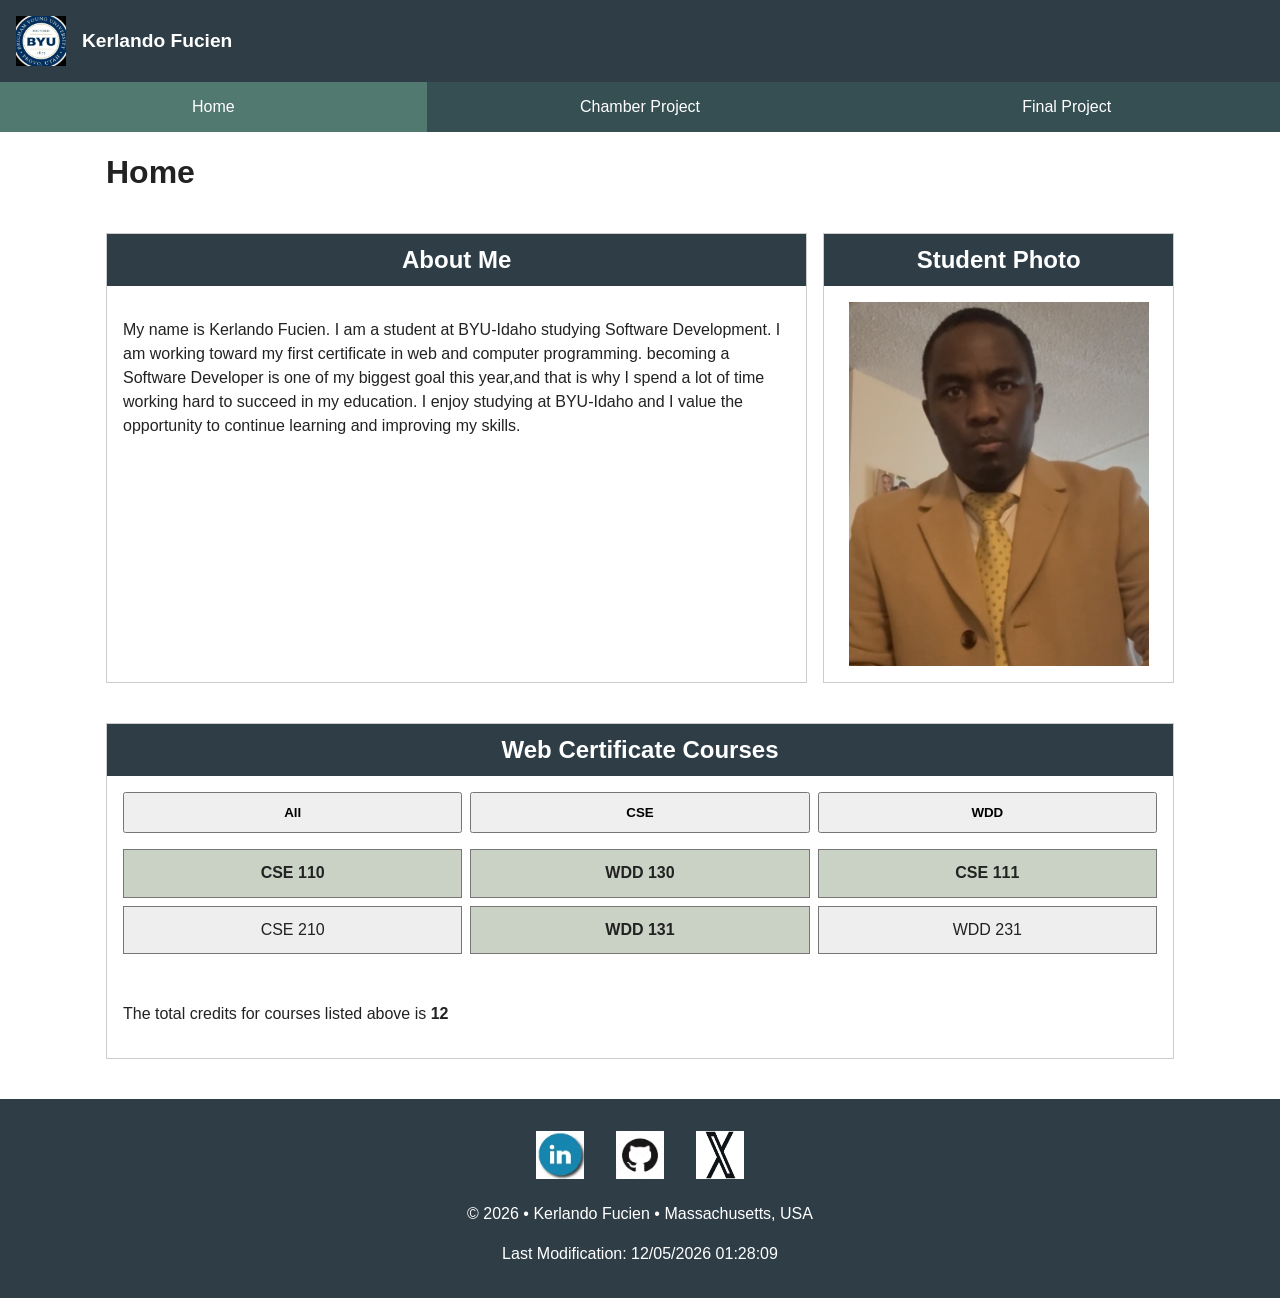
<file: index.html>
<!DOCTYPE html>
<html lang="en">
<head>
    <meta charset="UTF-8">
    <meta name="viewport" content="width=device-width, initial-scale=1.0">
    <meta name="description" content="WDD 231 course home page for Kerlando Fucien featuring web Development courses and project.">
    <meta name="author" content="Kerlando Fucien">

    <title>WDD 231 - Course Home Page - Kerlando Fucien</title>

    <link rel="stylesheet" href="styles/small.css">
    <link rel="stylesheet" href="styles/larger.css">

    <link rel="preconnect" href="https://fonts.googleapis.com">
    <link rel="preconnect" href="https://fonts.gstatic.com" crossorigin>
    <link href="https://fonts.googleapis.com/css2?family=Roboto:wght@400;600;700&display=swap"
          rel="stylesheet">


    <script src="scripts/navigation.js" defer></script>
    <script src="scripts/date.js" defer></script>
    <script src="scripts/course.js" defer></script>
</head>
<body>
    <header>
        <img src="images/logo.jpg" alt="Site BYU-Idaho logo">
        <span>Kerlando Fucien</span>
        <button id="menu" aria-label="Open navigation menu"></button>
    </header>

    <nav id="nav-menu">
        <a href="index.html" class="active">Home</a>
        <a href="#">Chamber Project</a>
        <a href="#">Final Project</a>
    </nav>

    <main>
        <h1>Home</h1>
        <section>
            <h2>About Me</h2>
            <p>My name is Kerlando Fucien. I am a student at BYU-Idaho studying Software Development.
                I am working toward my first certificate in web and computer programming.
                becoming a Software Developer is one of my biggest goal this year,and
                that is why I spend a lot of time working hard to succeed in my education.
                I enjoy studying at BYU-Idaho and I value the opportunity to continue learning and
                improving my skills.
            </p>
        </section>

        <section>
            <h2>Student Photo</h2>
            <img src="images/student-photo.jpg" alt="Kerlando Fucien">
        </section>

        <section>
            <h2>Web Certificate Courses</h2>

            <div id="course-filters">
                <button id="all">All</button>
                <button id="cse">CSE</button>
                <button id="wdd">WDD</button>
            </div>

            <div id="course-list"></div>
            <p>The total credits for courses listed above is <span id="total-credits"></span></p>
        </section>
    </main>
    <footer>
        <div class="social-links">
            <a href="https://www.linkedin.com/" target="_blank">
                <img src="images/linkedin-social-icon.webp" alt="LinkedIn social media icon">
            </a>
            <a href="https://github.com/" target="_blank">
                <img src="images/github-social-icon.webp" alt="GitHub social media icon">
            </a>
            <a href="https://x.com/" target="_blank">
                <img src="images/x-social-icon.webp" alt="X social media icon">
            </a>
        </div>
        <p>
            &copy; <span id="currentyear"></span>
            • Kerlando Fucien • Massachusetts, USA
        </p>
        <p id="lastModified"></p>
    </footer>
</body>
</html>
</file>
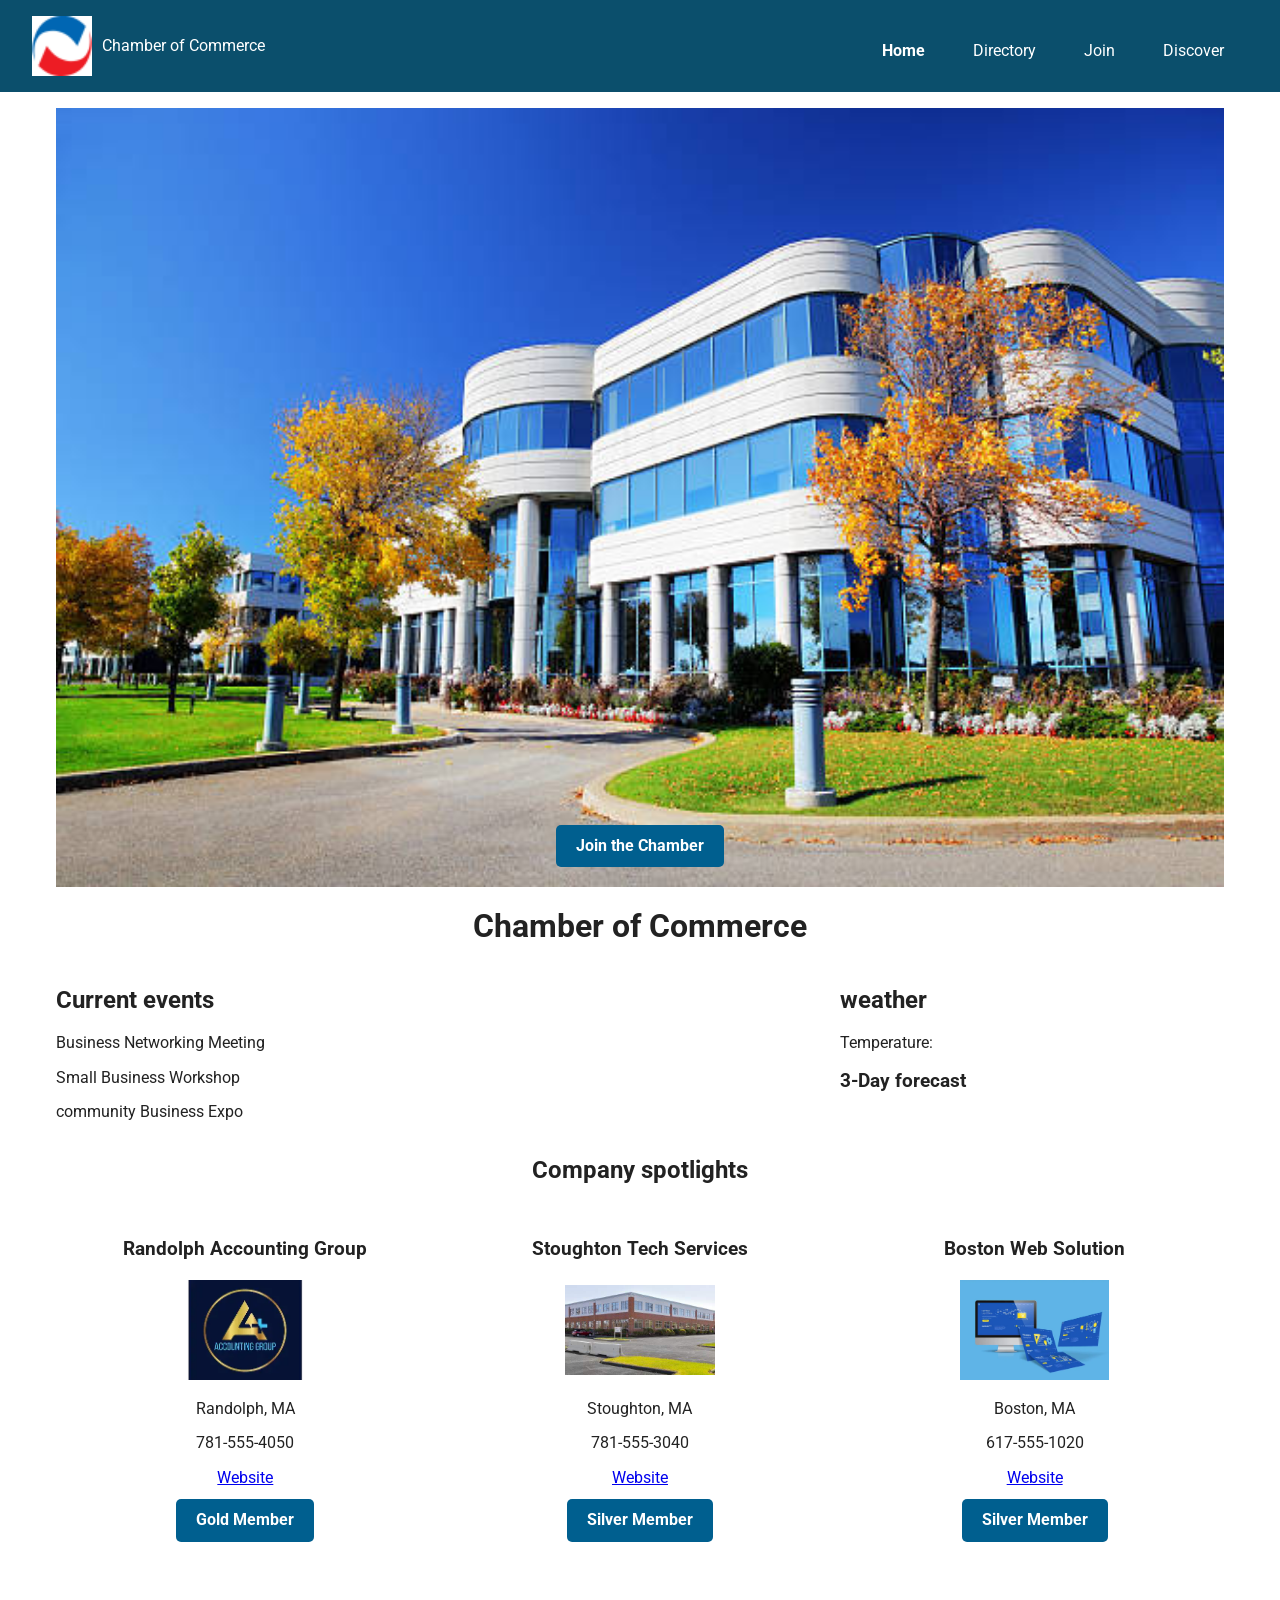
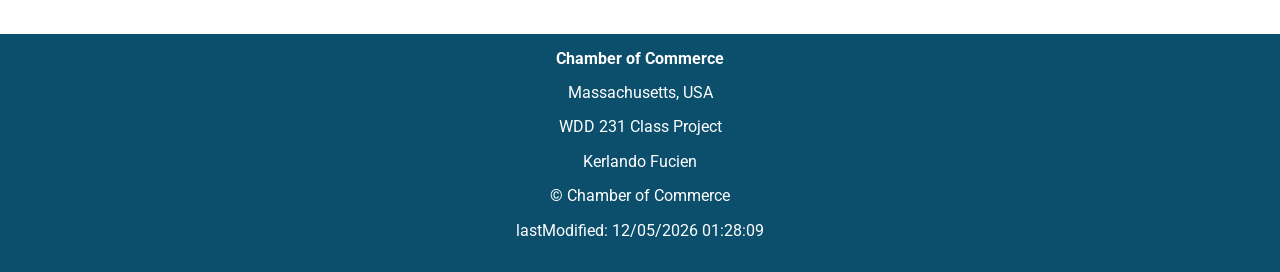
<file: chamber/index.html>
<!DOCTYPE html>
<html lang="en">
<head>
    <meta charset="UTF-8">
    <meta name="viewport" content="width=device-width, initial-scale=1.0">
    <title>Chamber of Commerce Home</title>
    <link rel="icon" href="images/chamber-logo.png">
    <meta name="description"
          content="Explore our Chamber of Commerce business Directory and connect with local business and services in Massachusetts.">
    <meta name="author" content="Kerlando Fucien">

     <script src="scripts/home.js" defer></script>
    
    <meta property="og:title" content="Chamber of Commerce Home">
    <meta property="og:description" content="Explore our Chamber of Commerce business Directory and connect with local business and services in Massachusetts.">
    <meta property="og:image" content="https://fucien1987.github.io/wdd231/chamber/images/chamber-logo.png">
    <meta property="og:url" content="https://fucien1987.github.io/wdd231/chamber/directory.html">

    <link rel="preconnect" href="https://fonts.googleapis.com">
    <link rel="preconnect" href="https://fonts.gstatic.com" crossorigin>
    <link href="https://fonts.googleapis.com/css2?family=Roboto:wght@400;600;700&display=swap" rel="stylesheet">

    <link rel="stylesheet" href="styles/normalize.css">
    <link rel="stylesheet" href="styles/small.css">
    <link rel="stylesheet" href="styles/larger.css">
</head>

<body>
    <header>
        <div class="site-brand">
            <img src="images/chamber-logo.png" alt="Chamber of Commerce logo">
            <span>Chamber of Commerce</span>
        </div>
        <button id="menu" aria-label="Open navigation menu">≡</button>

        <nav id="navigation">
            <a href="index.html" class="active">Home</a>
            <a href="directory.html">Directory</a>
            <a href="join.html">Join</a>
            <a href="#">Discover</a> 
        </nav>
    </header>

    <main>
        <div class="hero">
            <img src="images/hero-images.jpg" alt="Local Chamber of Commerce community">
            <a href="join.html" class="cta">Join the Chamber</a>
        </div>

        <h1>Chamber of Commerce</h1>

        <section class="home-info">
            <div class="events">
                <h2>Current events</h2>
                <p>Business Networking Meeting</p>
                <p>Small Business Workshop</p>
                <p>community Business Expo</p>
            </div>
            <div class="weather">
                <h2>weather</h2>
                <p>Temperature: <span id="current-temp"></span></p>
                <p id="weather-desc"></p>

                <h3>3-Day forecast</h3>
                <div id="forecast"></div>
            </div>
        </section>

        <section class="spotlights">
            <h2>Company spotlights</h2>
            <div id="spotlights-cards"></div>
        </section>
    </main>
    <footer>
        <div>
            <strong>Chamber of Commerce</strong>
            <p>Massachusetts, USA</p>
        </div>

        <div>
            <p>WDD 231 Class Project</p>
            <p>Kerlando Fucien</p>
            <p>&copy; <span id="currentyear"></span> Chamber of Commerce</p>
            <p>lastModified: <span id="lastModified"></span></p>
        </div>
    </footer>   
</body>
</html>
</file>
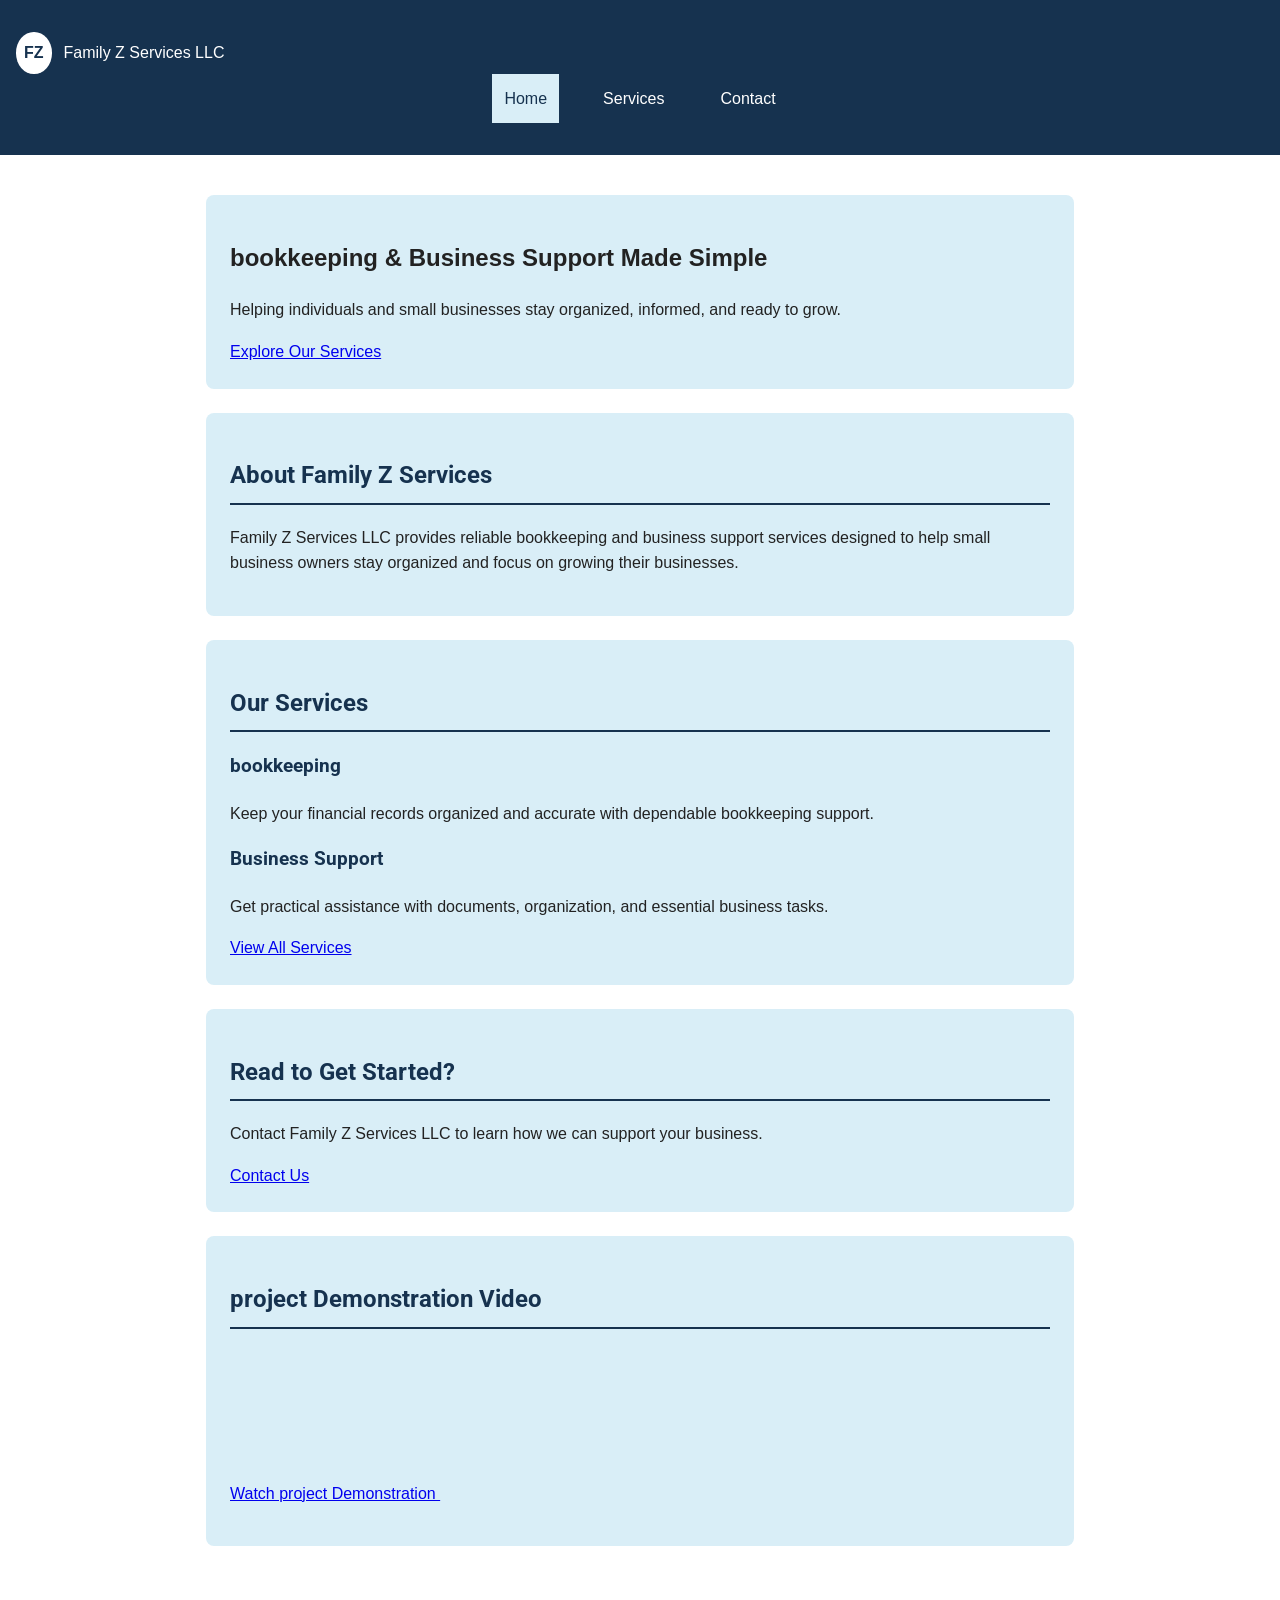
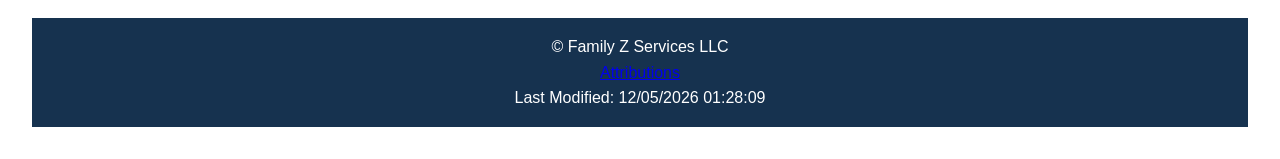
<file: project/index.html>
<!DOCTYPE html>
<html lang="en">
<head>
    <meta charset="UTF-8">
    <meta name="viewport" content="width=device-width, initial-scale=1.0">
    <meta name="description"
        content="Family Z Services LLC Provides bookkeeping and business support Services for individuals and small business.">
    <meta name="author" content="Kerlando Fucien">
    <meta property="og:title" content="Family Z Services LLC">
    <meta Property="og:description"
        content="Professional bookkeeping and business support made simple.">
    <meta property="og:type" content="website">
    <meta property="og:image"
        content="https://fucien1987.github.io/wdd231/project/images/logo-image.png">
    <meta property="og:url"
        content="https://fucien1987.github.io/wdd231/project/index.html">

    <title>Family Z Services LLC | Home</title>
    <link rel="preconnect" href="https://fonts.googleapis.com">
    <link rel="preconnect" href="https://fonts.gstatic.com" crossorigin>
    <link href="https://fonts.googleapis.com/css2?family=Roboto:wgh@400;700&display=swap"
          rel="stylesheet">
          
    <link rel="stylesheet" href="styles/project.css">
    <link rel="stylesheet" href="styles/larger.css">
    <link rel="icon" href="images/logo-image.png" type="image/png">
</head>
<body>
    <header>
        <div class="brand">
            <span class="logo">FZ</span>
            <span>Family Z Services LLC</span>
        </div>
        <button id="menu-button" aria-label="Open navigation menu">
            &#9776;
        </button>
        <nav id="navigation">
            <a href="index.html" class="active">Home</a>
            <a href="services.html">Services</a>
            <a href="contact.html">Contact</a>
        </nav>
    </header>

    <main>
        <section class="hero">
            <div class="hero-content">
                <h1>bookkeeping & Business Support Made Simple</h1>
                <p>
                    Helping individuals and small businesses stay organized,
                    informed, and ready to grow.
                </p>
                <a href="services.html" class="button">Explore Our Services</a>
            </div>
        </section>
        <section class="about">
            <h2>About Family Z Services</h2>
            <p>
                Family Z Services LLC provides reliable bookkeeping and business
                support services designed to help small business
                owners stay organized and focus on growing their businesses.
            </p>
        </section>
        <section class="featured-services">
            <h2>Our Services</h2>
            <div class="service-grid">
                <article>
                    <h3>bookkeeping</h3>
                    <p>
                        Keep your financial records organized and accurate
                        with dependable bookkeeping support.
                    </p>
                </article>
                <article>
                    <h3>Business Support</h3>
                    <p>
                        Get practical assistance with documents, organization,
                        and essential business tasks.
                    </p>
                </article>
            </div>
            <a href="services.html" class="button">View All Services</a>
        </section>
        <section class="contact-cta">
            <h2>Read to Get Started?</h2>
            <p>
                Contact Family Z Services LLC to learn how we can support
                 your business.
            </p>
            <a href="contact.html" class="button">Contact Us</a>
        </section>
        <section class="video-section">
            <h2>project Demonstration Video</h2>
            <p>
                <a href="https://www.youtube.com/watch?v=qk4G5LJlwcY"
                    target="_blank"
                    rel="noopener">
                    Watch project Demonstration <Video></Video>
                </a>
            </p>
        </section>
    </main>
    <footer>
        <p>
            &copy; <span id="currentyear"></span>
            Family Z Services LLC
        </p>
        <p>
            <a href="attributions.html">Attributions</a>
        </p>
        <p id="lastModified"></p>
    </footer>
    <script type="module" src="scripts/main.js"></script>
</body>
</html>
</file>
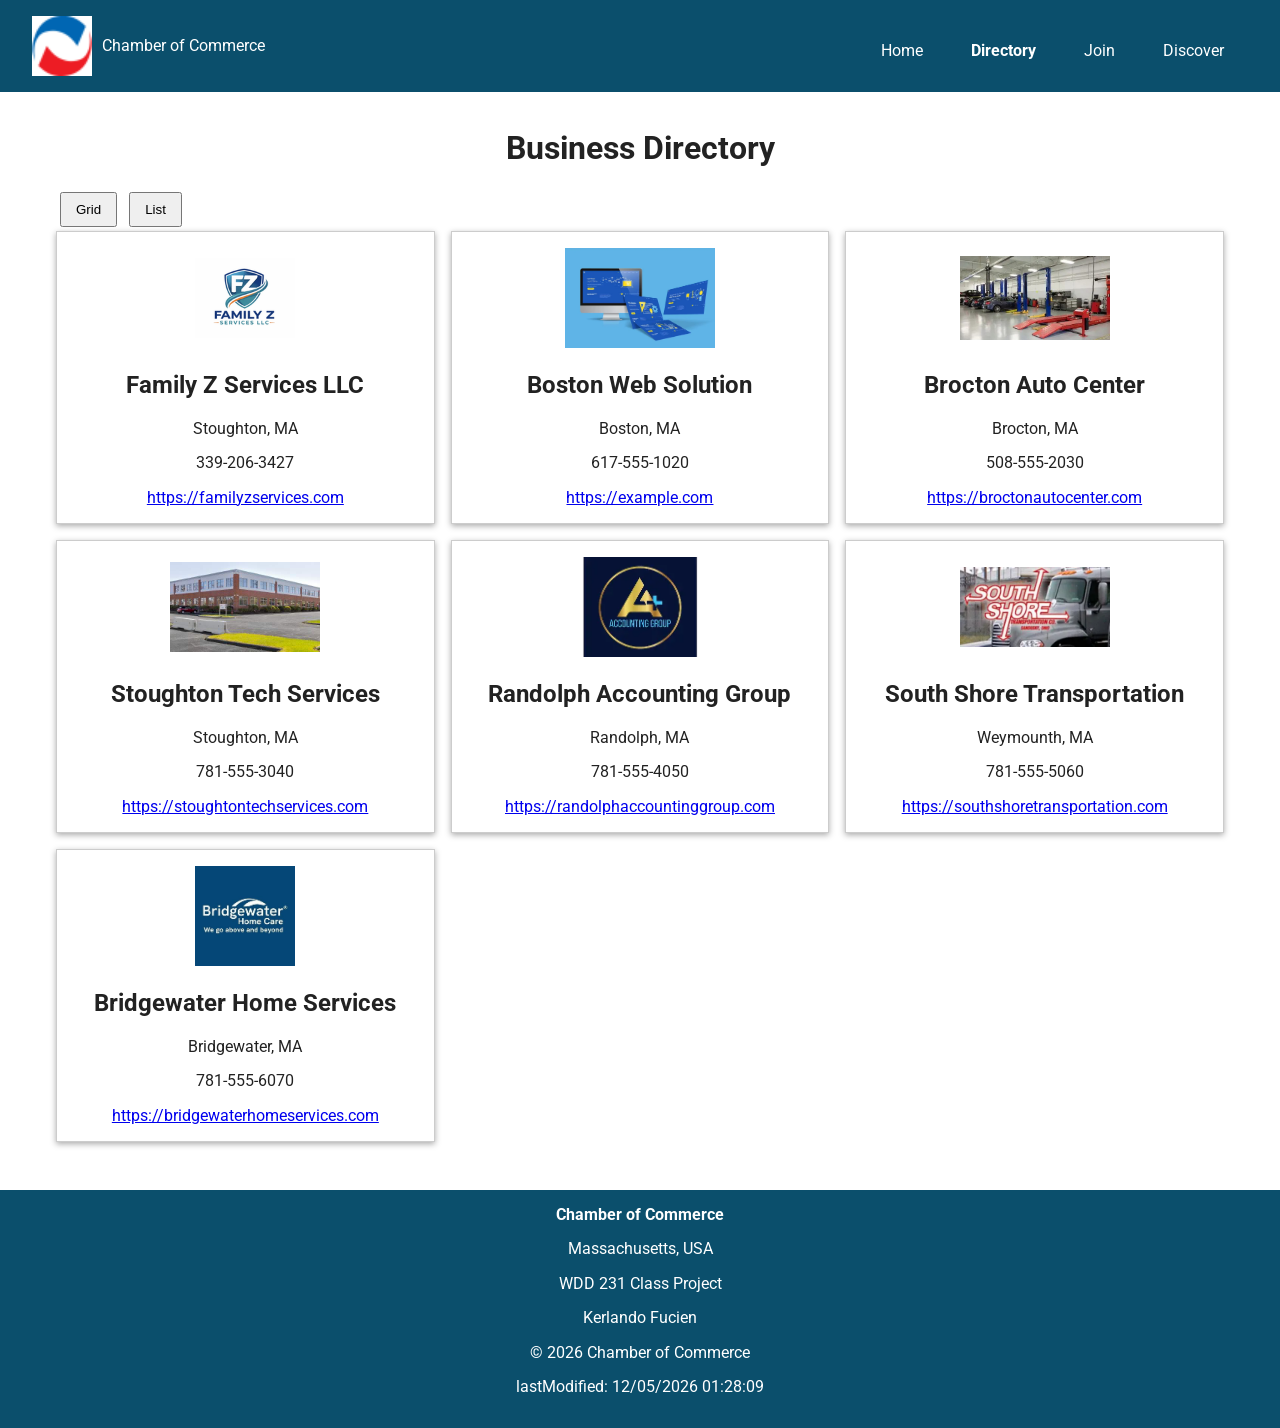
<file: chamber/directory.html>
<!DOCTYPE html>
<html lang="en">
<head>
    <meta charset="UTF-8">
    <meta name="viewport" content="width=device-width, initial-scale=1.0">
    <title>Chamber of Commerce Directory</title>
    <link rel="icon" href="images/chamber-logo.png">
    <meta name="description"
          content="Explore our Chamber of Commerce business Directory and connect with local business and services in Massachusetts.">
    <meta name="author" content="Kerlando Fucien">

     <script src="scripts/directory.js" defer></script>
    
    <meta property="og:title" content="Chamber of Commerce Directory">
    <meta property="og:description" content="Explore our Chamber of Commerce business Directory and connect with local business and services in Massachusetts.">
    <meta property="og:image" content="https://fucien1987.github.io/wdd231/chamber/images/chamber-logo.png">
    <meta property="og:url" content="https://fucien1987.github.io/wdd231/chamber/directory.html">

    <link rel="preconnect" href="https://fonts.googleapis.com">
    <link rel="preconnect" href="https://fonts.gstatic.com" crossorigin>
    <link href="https://fonts.googleapis.com/css2?family=Roboto:wght@400;600;700&display=swap" rel="stylesheet">

    <link rel="stylesheet" href="styles/normalize.css">
    <link rel="stylesheet" href="styles/small.css">
    <link rel="stylesheet" href="styles/larger.css">
</head>

<body>
    <header>
        <div class="site-brand">
            <img src="images/chamber-logo.png" alt="Chamber of Commerce logo">
            <span>Chamber of Commerce</span>
        </div>
        <button id="menu" aria-label="Open navigation menu">≡</button>

        <nav id="navigation">
            <a href="index.html">Home</a>
            <a href="directory.html" class="active">Directory</a>
            <a href="join.html">Join</a>
            <a href="discover.html">Discover</a>
        </nav>
    </header>

    <main>
        <h1>Business Directory</h1>

        <div class="view-buttons">
            <button id="grid">Grid</button>
            <button id="list">List</button>
        </div>

        <div id="members" class="grid"></div>
    </main>
    <footer>
        <div>
            <strong>Chamber of Commerce</strong>
            <p>Massachusetts, USA</p>
        </div>

        <div>
            <p>WDD 231 Class Project</p>
            <p>Kerlando Fucien</p>
            <p>&copy; <span id="currentyear"></span> Chamber of Commerce</p>
            <p>lastModified: <span id="lastModified"></span></p>
        </div>
    </footer>   
</body>
</html>
</file>
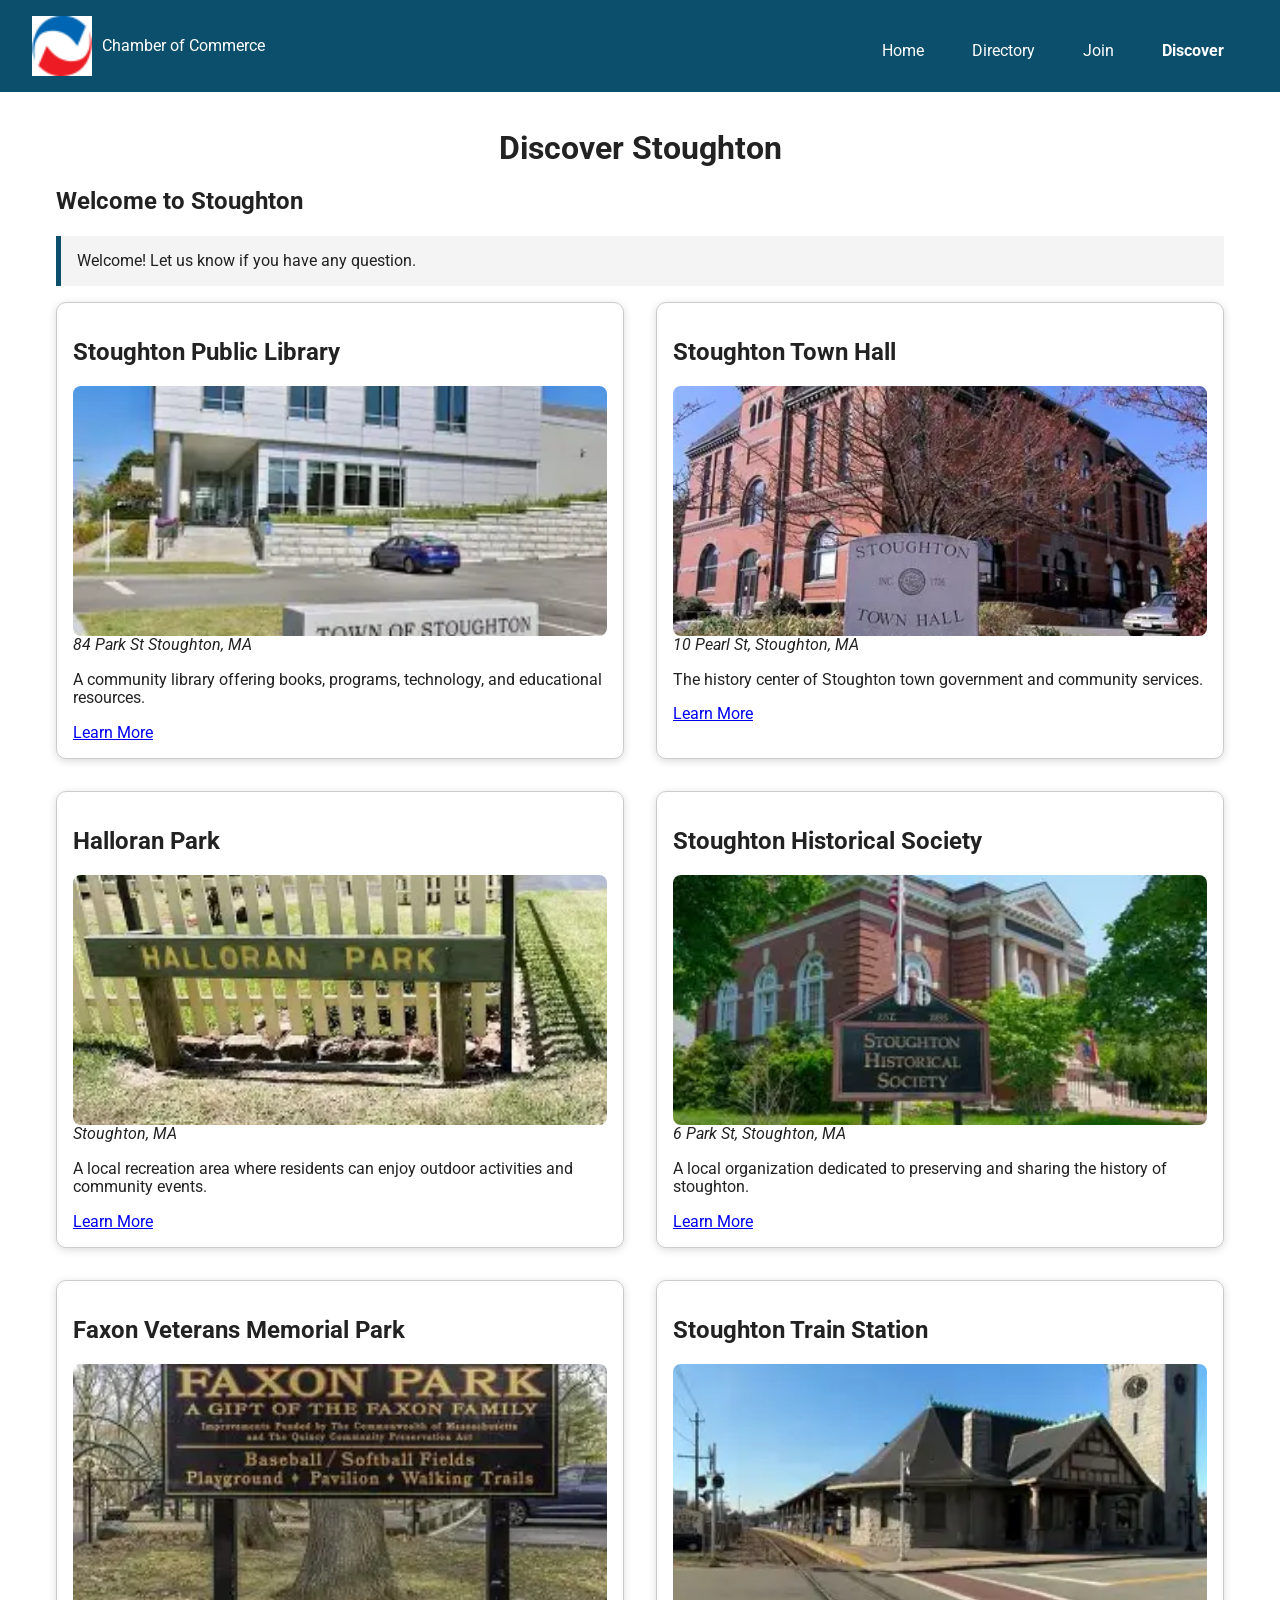
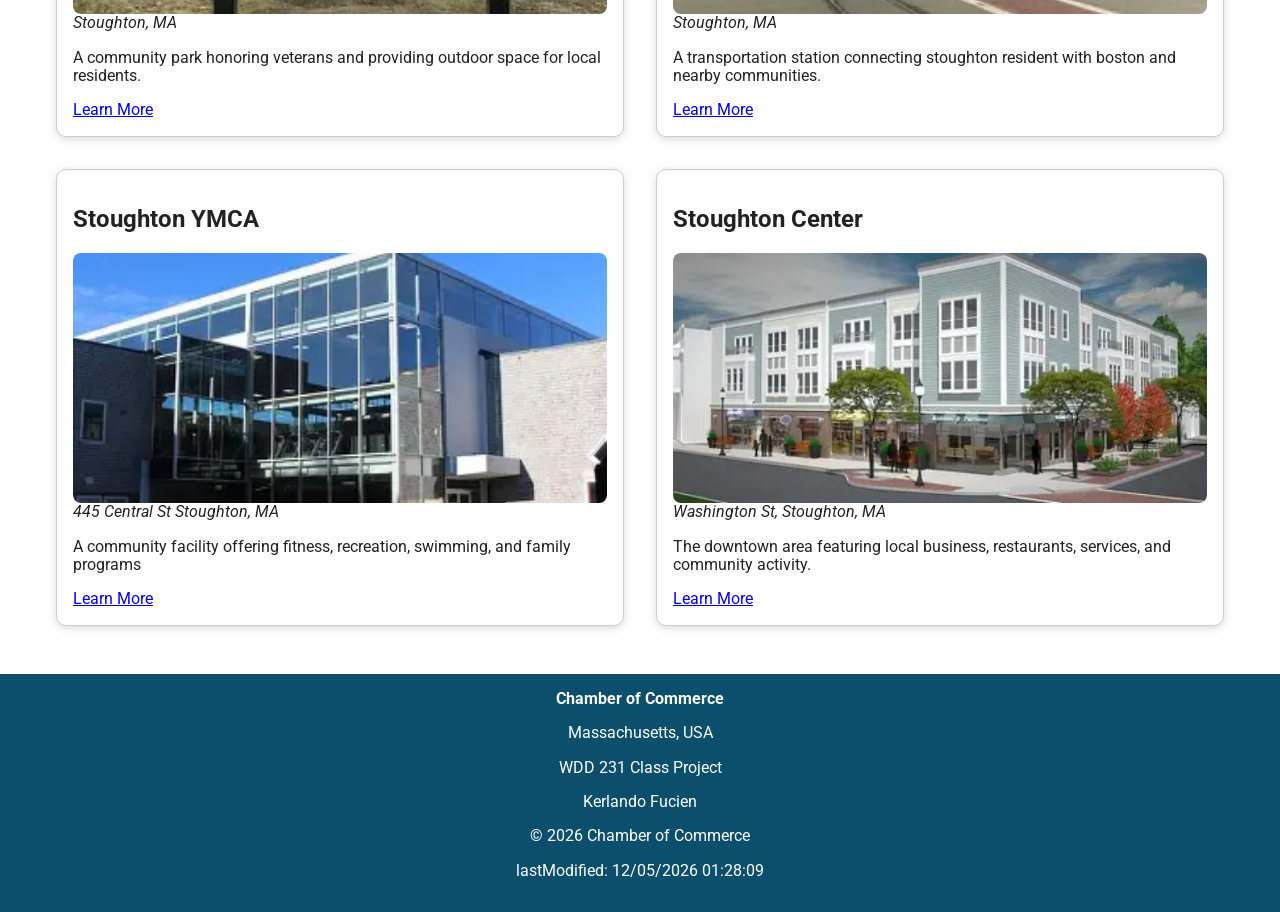
<file: chamber/discover.html>
<!DOCTYPE html>
<html lang="en">
<head>
    <meta charset="UTF-8">
    <meta name="viewport" content="width=device-width, initial-scale=1.0">
    <title>Discover Stoughton | Chamber of Commerce</title>
    <link rel="icon" href="images/chamber-logo.png">
    <meta name="description"
          content="Discover attraction, landmarks, parks, and places of interest in Stoughton, Massachusetts.">
    <meta name="author" content="Kerlando Fucien">

     <script type="module" src="scripts/discover.js"></script>
    
    <meta property="og:title" content="Discover Stoughton">
    <meta property="og:description" content="Explore attraction and places of interest in Stoughton, Massachusetts.">
    <meta property="og:image" content="https://fucien1987.github.io/wdd231/chamber/images/chamber-logo.png">
    <meta property="og:url" content="https://fucien1987.github.io/wdd231/chamber/discover.html">

    <link rel="preconnect" href="https://fonts.googleapis.com">
    <link rel="preconnect" href="https://fonts.gstatic.com" crossorigin>
    <link href="https://fonts.googleapis.com/css2?family=Roboto:wght@400;600;700&display=swap" rel="stylesheet">

    <link rel="stylesheet" href="styles/normalize.css">
    <link rel="stylesheet" href="styles/small.css">
    <link rel="stylesheet" href="styles/larger.css">
</head>

<body>
    <header>
        <div class="site-brand">
            <img src="images/chamber-logo.png" alt="Chamber of Commerce logo">
            <span>Chamber of Commerce</span>
        </div>
        <button id="menu" aria-label="Open navigation menu">≡</button>

        <nav id="navigation">
            <a href="index.html">Home</a>
            <a href="directory.html">Directory</a>
            <a href="join.html">Join</a>
            <a href="discover.html" class="active">Discover</a>
        </nav>
    </header>

    <main>
        <h1>Discover Stoughton</h1>

        <section class="visit-info">
            <h2>Welcome to Stoughton</h2>
            <p id="visit-message"></p>
        </section>
        <div id="discover-cards"></div>
    </main>
    <footer>
        <div>
            <strong>Chamber of Commerce</strong>
            <p>Massachusetts, USA</p>
        </div>

        <div>
            <p>WDD 231 Class Project</p>
            <p>Kerlando Fucien</p>
            <p>&copy; <span id="currentyear"></span> Chamber of Commerce</p>
            <p>lastModified: <span id="lastModified"></span></p>
        </div>
    </footer>   
</body>
</html>
</file>
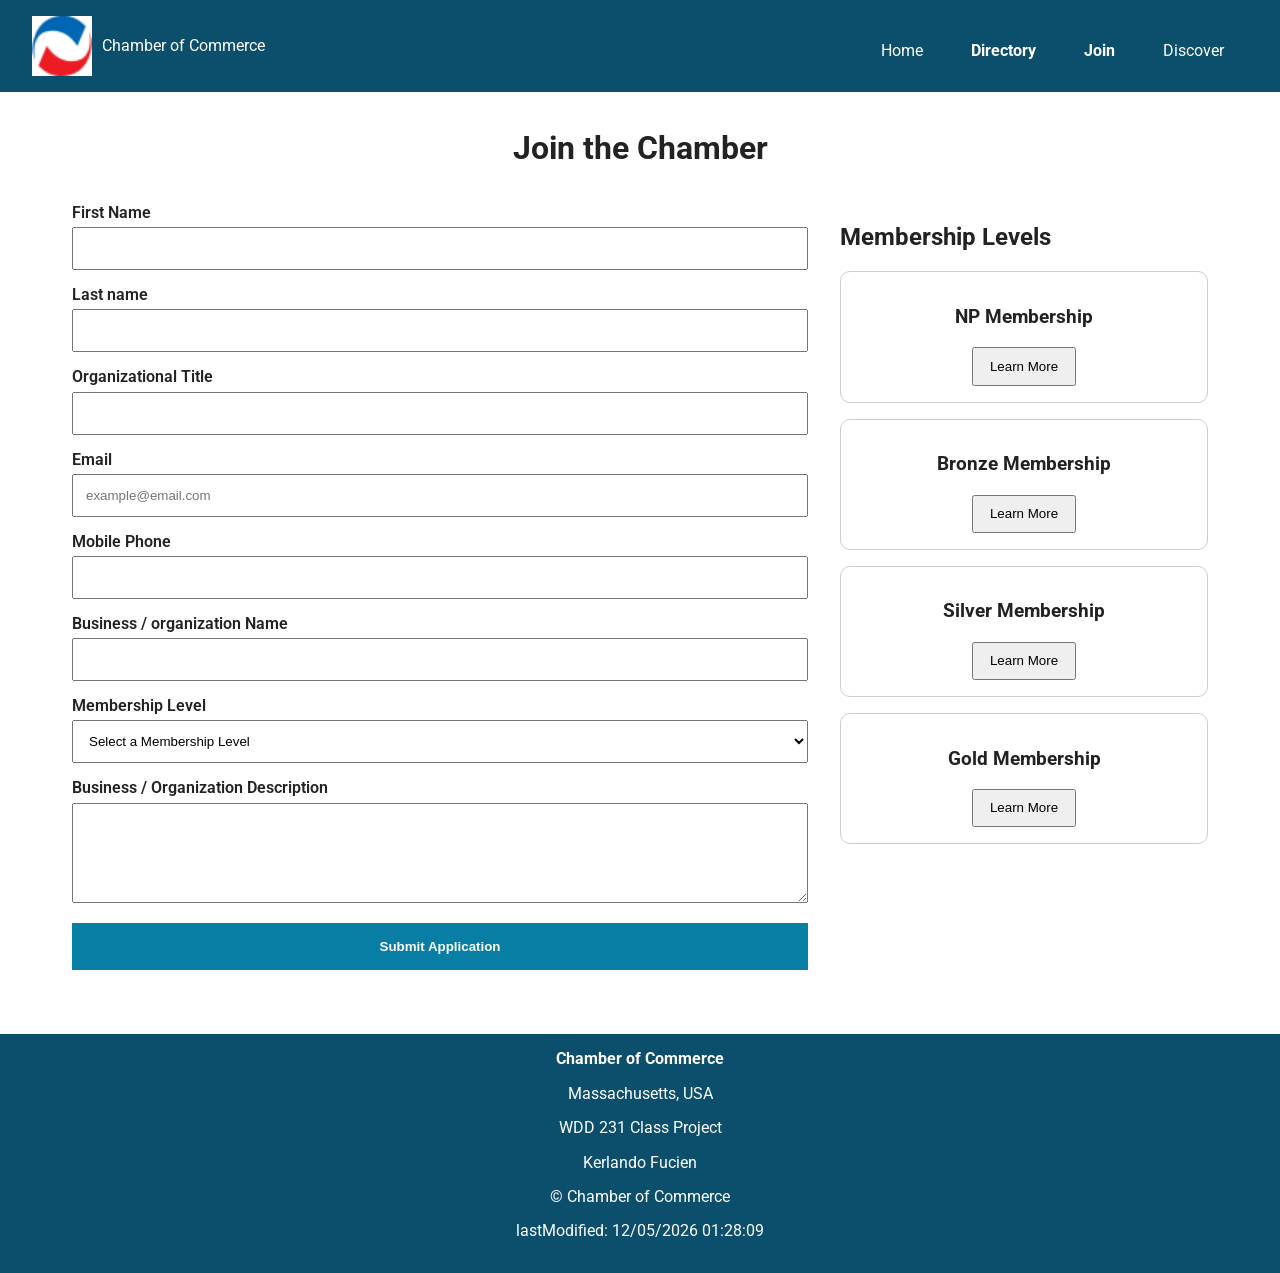
<file: chamber/join.html>
<!DOCTYPE html>
<html lang="en">
<head>
    <meta charset="UTF-8">
    <meta name="viewport" content="width=device-width, initial-scale=1.0">
    <title>Join the Chamber | Chamber of Commerce</title>
    <link rel="icon" href="images/chamber-logo.png">
    <meta name="description"
          content="Explore our Chamber of Commerce business Directory and connect with local business and services in Massachusetts.">
    <meta name="author" content="Kerlando Fucien">

     <script src="scripts/join.js" defer></script>
     <script src="scripts/home.js" defer></script>
    
    <meta property="og:title" content="Chamber of Commerce Home">
    <meta property="og:description" content="Explore our Chamber of Commerce business Directory and connect with local business and services in Massachusetts.">
    <meta property="og:image" content="https://fucien1987.github.io/wdd231/chamber/images/chamber-logo.png">
    <meta property="og:url" content="https://fucien1987.github.io/wdd231/chamber/directory.html">

    <link rel="preconnect" href="https://fonts.googleapis.com">
    <link rel="preconnect" href="https://fonts.gstatic.com" crossorigin>
    <link href="https://fonts.googleapis.com/css2?family=Roboto:wght@400;600;700&display=swap" rel="stylesheet">

    <link rel="stylesheet" href="styles/normalize.css">
    <link rel="stylesheet" href="styles/small.css">
    <link rel="stylesheet" href="styles/larger.css">
</head>

    <body>
    <header>
        <div class="site-brand">
            <img src="images/chamber-logo.png" alt="Chamber of Commerce logo">
            <span>Chamber of Commerce</span>
        </div>
        <button id="menu" aria-label="Open navigation menu">≡</button>

        <nav id="navigation">
            <a href="index.html">Home</a>
            <a href="directory.html" class="active">Directory</a>
            <a href="join.html" class="active">Join</a>
            <a href="discover.html">Discover</a> 
        </nav>
    </header>

    <main>
        <h1>Join the Chamber</h1>
        <div class="join-container">
            <form method="get" action="thankyou.html">
                <label>
                    First Name
                    <input type="text" name="firstName" title="First Name"
                           autocomplete="given-name" required>
                </label>
                <label>
                    Last name
                    <input type="text" name="lastName" title="Last Name"
                           autocomplete="family-name" required>
                </label>
                <label>
                    Organizational Title
                    <input type="text" name="orgTitle" title="Organizational Title"
                           autocomplete="organization-title"
                           pattern="[A-Za-z\s\-]{7,}">
                </label>
                <label>
                    Email
                    <input type="email" name="email" title="Email Address"
                           autocomplete="email"
                           placeholder="example@email.com" required>
                </label>
                <label>
                    Mobile Phone
                    <input type="tel" name="phone" title="Mobile Phone"
                           autocomplete="tel" required>
                </label>
                <label>
                    Business / organization Name 
                    <input type="text" name="organization" title="Business or organization Name"
                           autocomplete="organization" required>
                </label>
                <label>
                    Membership Level
                    <select name="Membership" title="Membership Level" required>
                        <option value="">Select a Membership Level</option>
                        <option value="np">NP Membership</option>
                        <option value="bronze">Bronze Membership</option>
                        <option value="silver">Silver Membership</option>
                        <option value="gold">Gold Membership</option>
                    </select>
                </label>
                <label>
                    Business / Organization Description
                    <textarea name="description"
                              title="Business or Organization Description"></textarea>
                </label>

                <input type="hidden" name="timestamp" id="timestamp">
                <input type="submit" value="Submit Application">
            </form>

            <section class="Membership-cards">
                <h2>Membership Levels</h2>

                <div class="membership-card">
                    <h3>NP Membership</h3>
                    <button type="button" id="np-button">Learn More</button>
                </div>

                 <div class="membership-card">
                    <h3>Bronze Membership</h3>
                    <button type="button" id="bronze-button">Learn More</button>
                </div>

                 <div class="membership-card">
                    <h3>Silver Membership</h3>
                    <button type="button" id="silver-button">Learn More</button>
                </div>

                 <div class="membership-card">
                    <h3>Gold Membership</h3>
                    <button type="button" id="gold-button">Learn More</button>
                </div>
            </section>
            <dialog id="np-dialog">
                <h2>NP Membership</h2>
                <p>For nonprofit organizations. This membership has no fee.</p>
                <button type="button" class="close-dialog">Close</button>
            </dialog>

            <dialog id="bronze-dialog">
                <h2>Bronze Membership</h2>
                <p>Basic membership benefits for businesses</p>
                <button type="button" id="close-bronze">Close</button>
            </dialog>

            <dialog id="silver-dialog">
                <h2>Silver Membership</h2>
                <p>Silver membership includes additional business benefits and advertising opportunities.</p>
                <button type="button" id="close-silver">Close</button>
            </dialog>

            <dialog id="gold-dialog">
                <h2>Gold Membership</h2>
                <p>Gold membership includes premium business benefits, advertising, and special even opportunities.</p>
                <button type="button" id="close-gold">Close</button>
            </dialog>
        </div>
    </main>
    <footer>
        <div>
            <strong>Chamber of Commerce</strong>
            <p>Massachusetts, USA</p>
        </div>

        <div>
            <p>WDD 231 Class Project</p>
            <p>Kerlando Fucien</p>
            <p>&copy; <span id="currentyear"></span> Chamber of Commerce</p>
            <p>lastModified: <span id="lastModified"></span></p>
        </div>
    </footer>   
</body>
</html>
</file>
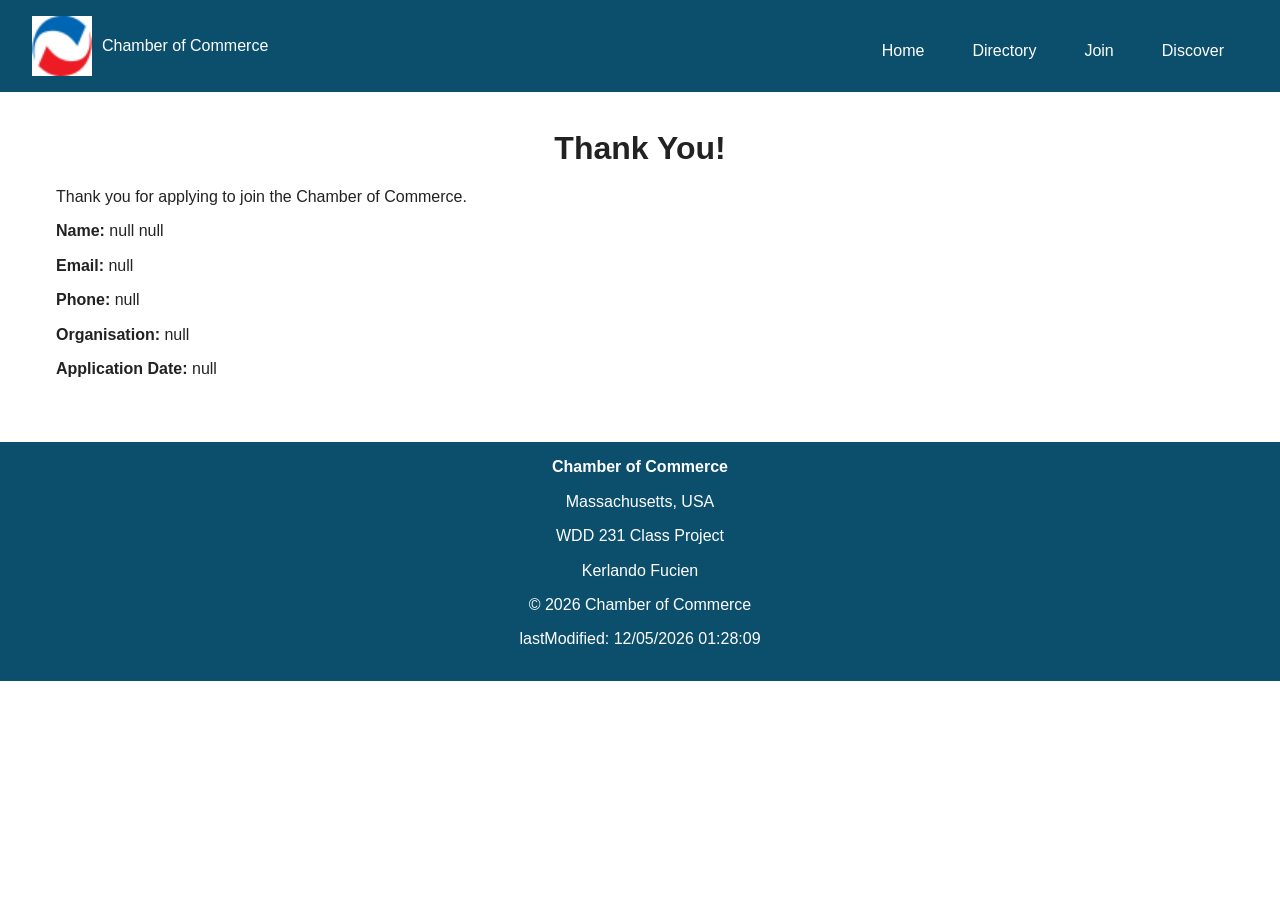
<file: chamber/thankyou.html>
<!DOCTYPE html>
<html lang="en">
<head>
    <meta charset="UTF-8">
    <meta name="viewport" content="width=device-width, initial-scale=1.0">

    <link rel="stylesheet" href="styles/normalize.css">
    <link rel="stylesheet" href="styles/small.css">
    <link rel="stylesheet" href="styles/larger.css">

    <title>Thank You | Chamber of Commerce</title>
</head>
<body>
    <header>
        <div class="site-brand">
            <img src="images/chamber-logo.png" alt="Chamber of Commerce logo">
            <span>Chamber of Commerce</span>
        </div>
        <button id="menu" aria-label="Open navigation menu">≡</button>

        <nav id="navigation">
            <a href="index.html">Home</a>
            <a href="directory.html">Directory</a>
            <a href="join.html">Join</a>
            <a href="discover.html">Discover</a> 
        </nav>
    </header>
    <main>
        <h1>Thank You!</h1>
        <p>Thank you for applying to join the Chamber of Commerce.</p>

        <div id="application-details"></div>
    </main>
    <footer>
        <div>
            <strong>Chamber of Commerce</strong>
            <p>Massachusetts, USA</p>
        </div>

        <div>
            <p>WDD 231 Class Project</p>
            <p>Kerlando Fucien</p>
            <p>&copy; <span id="currentyear"></span> Chamber of Commerce</p>
            <p>lastModified: <span id="lastModified"></span></p>
        </div>
    </footer>   

    <script src="scripts/thankyou.js"></script>
</body>
</html>
</file>
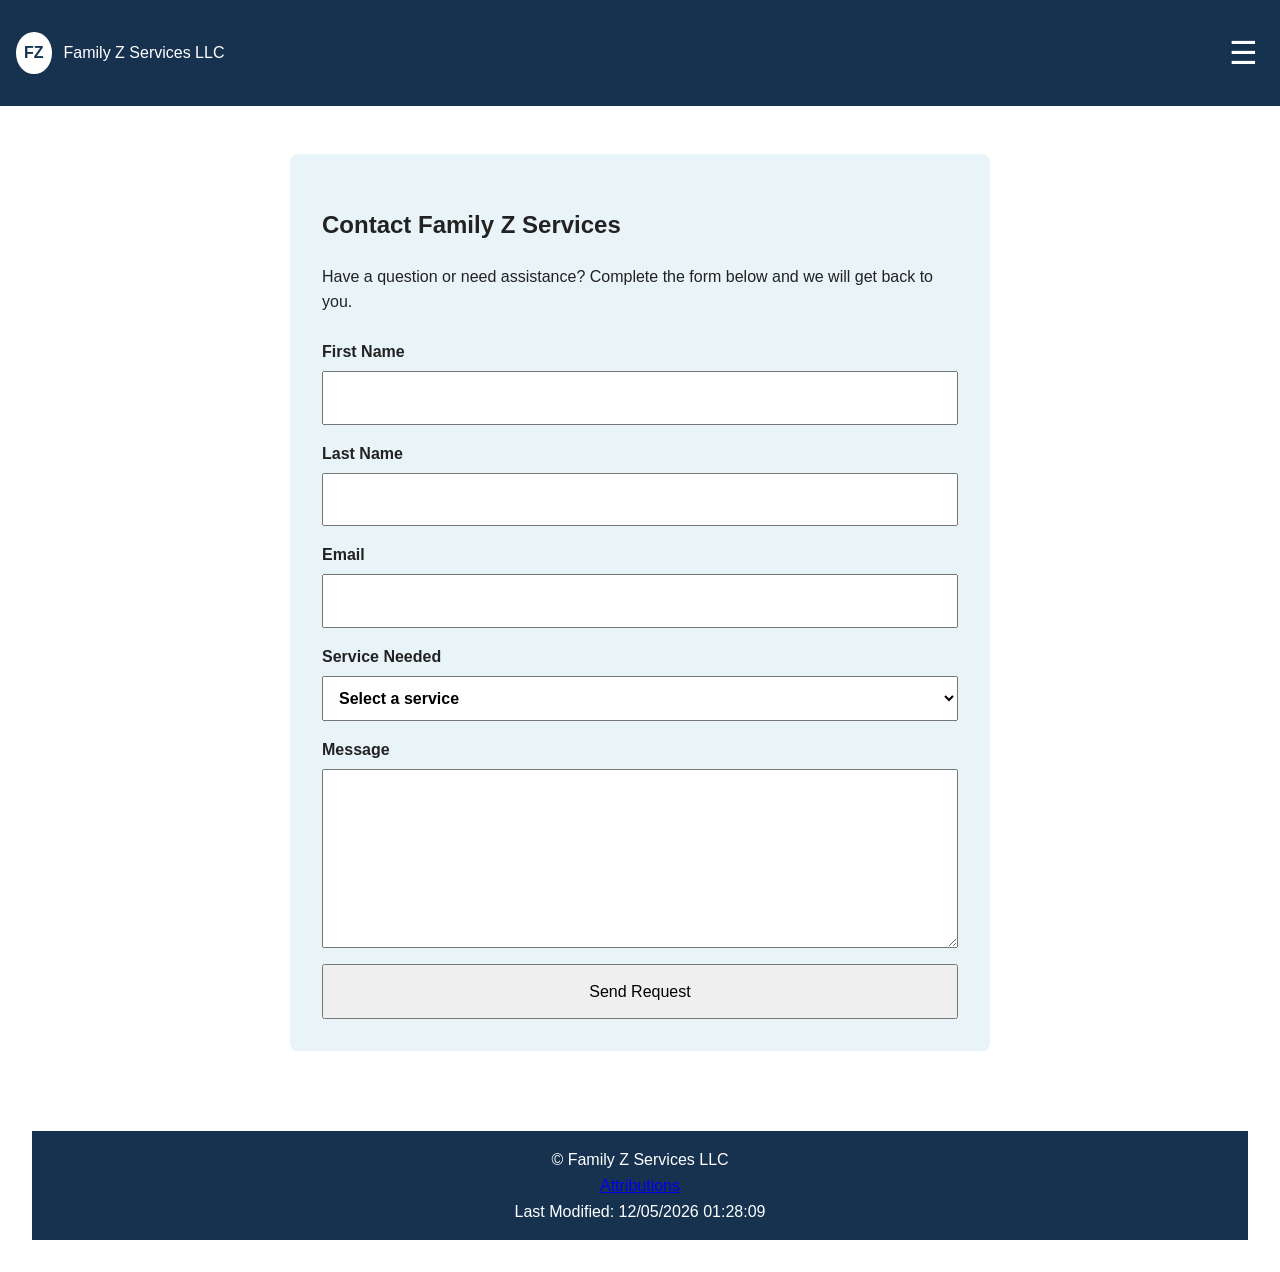
<file: project/contact.html>
<!DOCTYPE html>
<html lang="en">
<head>
    <meta charset="UTF-8">
    <meta name="viewport" content="width=device-width, initial-scale=1.0">
    <meta name="description"
        content="Family Z Services LLC Provides bookkeeping and business support Services for individuals and small business.">
    <meta name="author" content="Kerlando Fucien">
    <meta property="og:title" content="Family Z Services LLC">
    <meta Property="og:description"
        content="Professional bookkeeping and business support made simple.">
    <meta property="og:type" content="website">

    <title>Family Z Services LLC | Contact</title>
    <link rel="stylesheet" href="styles/project.css">
</head>
<body>
    <header>
        <div class="brand">
            <span class="logo">FZ</span>
            <span>Family Z Services LLC</span>
        </div>
        <button id="menu-button" aria-label="Open navigation menu">
            &#9776
        </button>
        <nav id="navigation">
            <a href="index.html">Home</a>
            <a href="services.html">Services</a>
            <a href="contact.html" class="active">Contact</a>
        </nav>
    </header>

    <main>
        <section class="contact-section">
            <h1>Contact Family Z Services</h1>
            <p>
                Have a question or need assistance? Complete the form below
                and we will get back to you.
            </p>
            <form method="get" action="form-action.html">
                <label>
                    First Name
                    <input type="text" name="firstName" required>
                </label>
                <label>
                    Last Name
                    <input type="text" name="lastName" required>
                </label>
                <label>
                    Email
                    <input type="email" name="email" required>
                </label>
                <label>
                    Service Needed
                    <select name="service" required>
                        <option value="">Select a service</option>
                        <option value="bookkeeping">bookkeeping</option>
                        <option value="business-support">Business-Support</option>
                        <option value="document-services">Document Services</option>
                    </select>
                </label>
                <label>
                    Message
                    <textarea name="message" rows="6" required></textarea>
                </label>
                <button type="submit">Send Request</button>
            </form>
        </section>
    </main>
    <footer>
        <p>
            &copy; <span id="currentyear"></span>
            Family Z Services LLC
        </p>
        <p>
            <a href="attributions.html">Attributions</a>
        </p>
        <p id="lastModified"></p>
    </footer>
    <script type="module" src="scripts/main.js"></script>
</body>
</html>
</file>
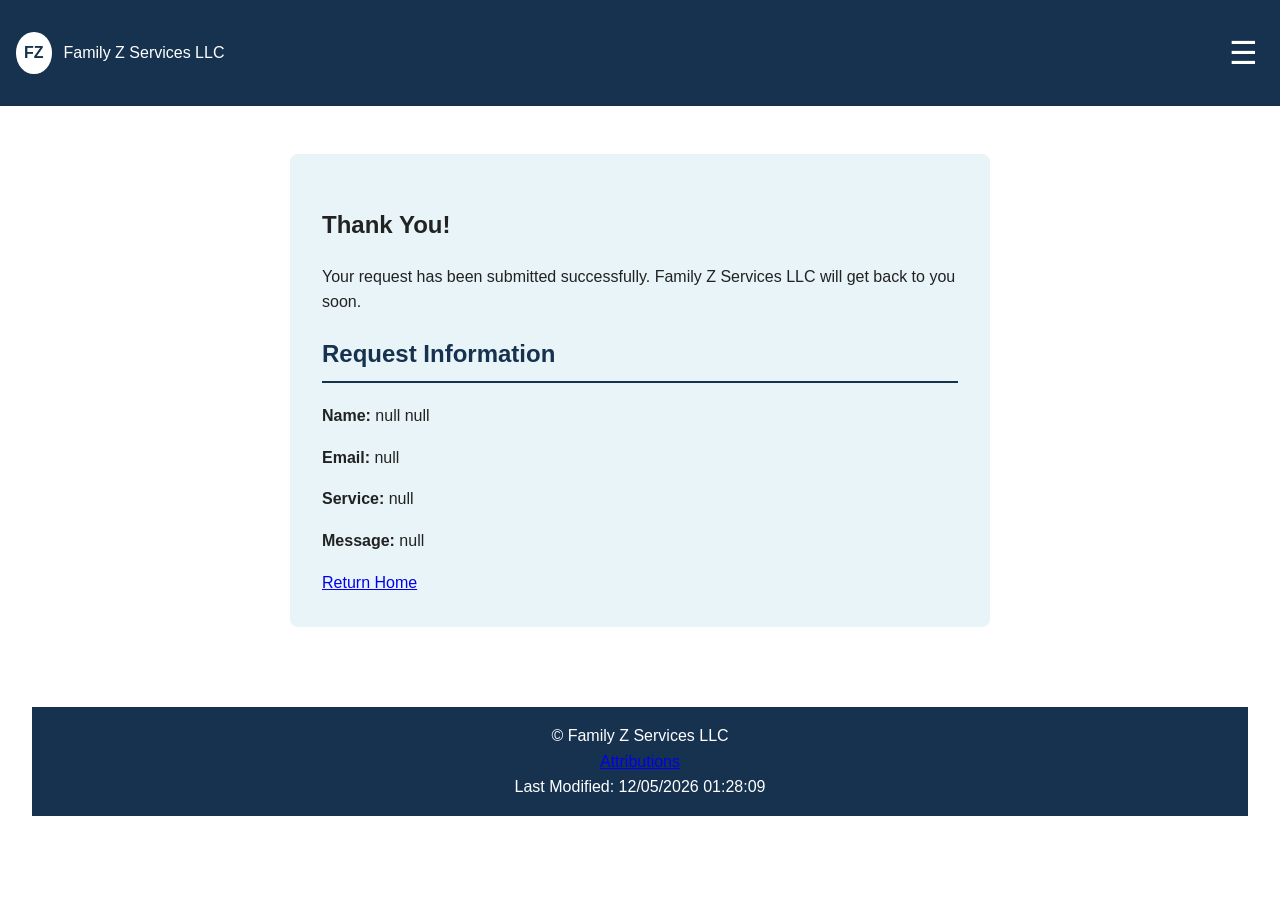
<file: project/form-action.html>
<!DOCTYPE html>
<html lang="en">
<head>
    <meta charset="UTF-8">
    <meta name="viewport" content="width=device-width, initial-scale=1.0">
    <meta name="description"
        content="Family Z Services LLC Provides bookkeeping and business support Services for individuals and small business.">
    <meta name="author" content="Kerlando Fucien">
    <meta property="og:title" content="Family Z Services LLC">
    <meta Property="og:description"
        content="Professional bookkeeping and business support made simple.">
    <meta property="og:type" content="website">

    <title>Family Z Services LLC | Contact</title>
    <link rel="stylesheet" href="styles/project.css">
</head>
<body>
    <header>
        <div class="brand">
            <span class="logo">FZ</span>
            <span>Family Z Services LLC</span>
        </div>
        <button id="menu-button" aria-label="Open navigation menu">
            &#9776
        </button>
        <nav id="navigation">
            <a href="index.html">Home</a>
            <a href="services.html">Services</a>
            <a href="contact.html" class="active">Contact</a>
        </nav>
    </header>

    <main>
        <section class="contact-section">
            <h1>Thank You!</h1>
            <p>
                Your request has been submitted successfully.
                Family Z Services LLC will get back to you soon.
            </p>
            <h2>Request Information</h2>
            <div id="form-results" class="button"></div>
            <a href="index.html">Return Home</a>
        </section>
    </main>
    <footer>
        <p>
            &copy; <span id="currentyear"></span>
            Family Z Services LLC
        </p>
        <p>
            <a href="attributions.html">Attributions</a>
        </p>
        <p id="lastModified"></p>
    </footer>
    <script type="module" src="scripts/main.js"></script>

    <script>
        const params = new URLSearchParams(window.location.search);

        const firstName = params.get("firstName");
        const lastName = params.get("lastName");
        const email = params.get("email");
        const service = params.get("service");
        const message = params.get("message");

        document.querySelector("#form-results").innerHTML = `
            <p><strong>Name:</strong> ${firstName} ${lastName}</p>
            <p><strong>Email:</strong> ${email}</p>
            <p><strong>Service:</strong> ${service}</p>
            <p><strong>Message:</strong> ${message}</p>
        `;
    </script>
</body>
</html>
</file>
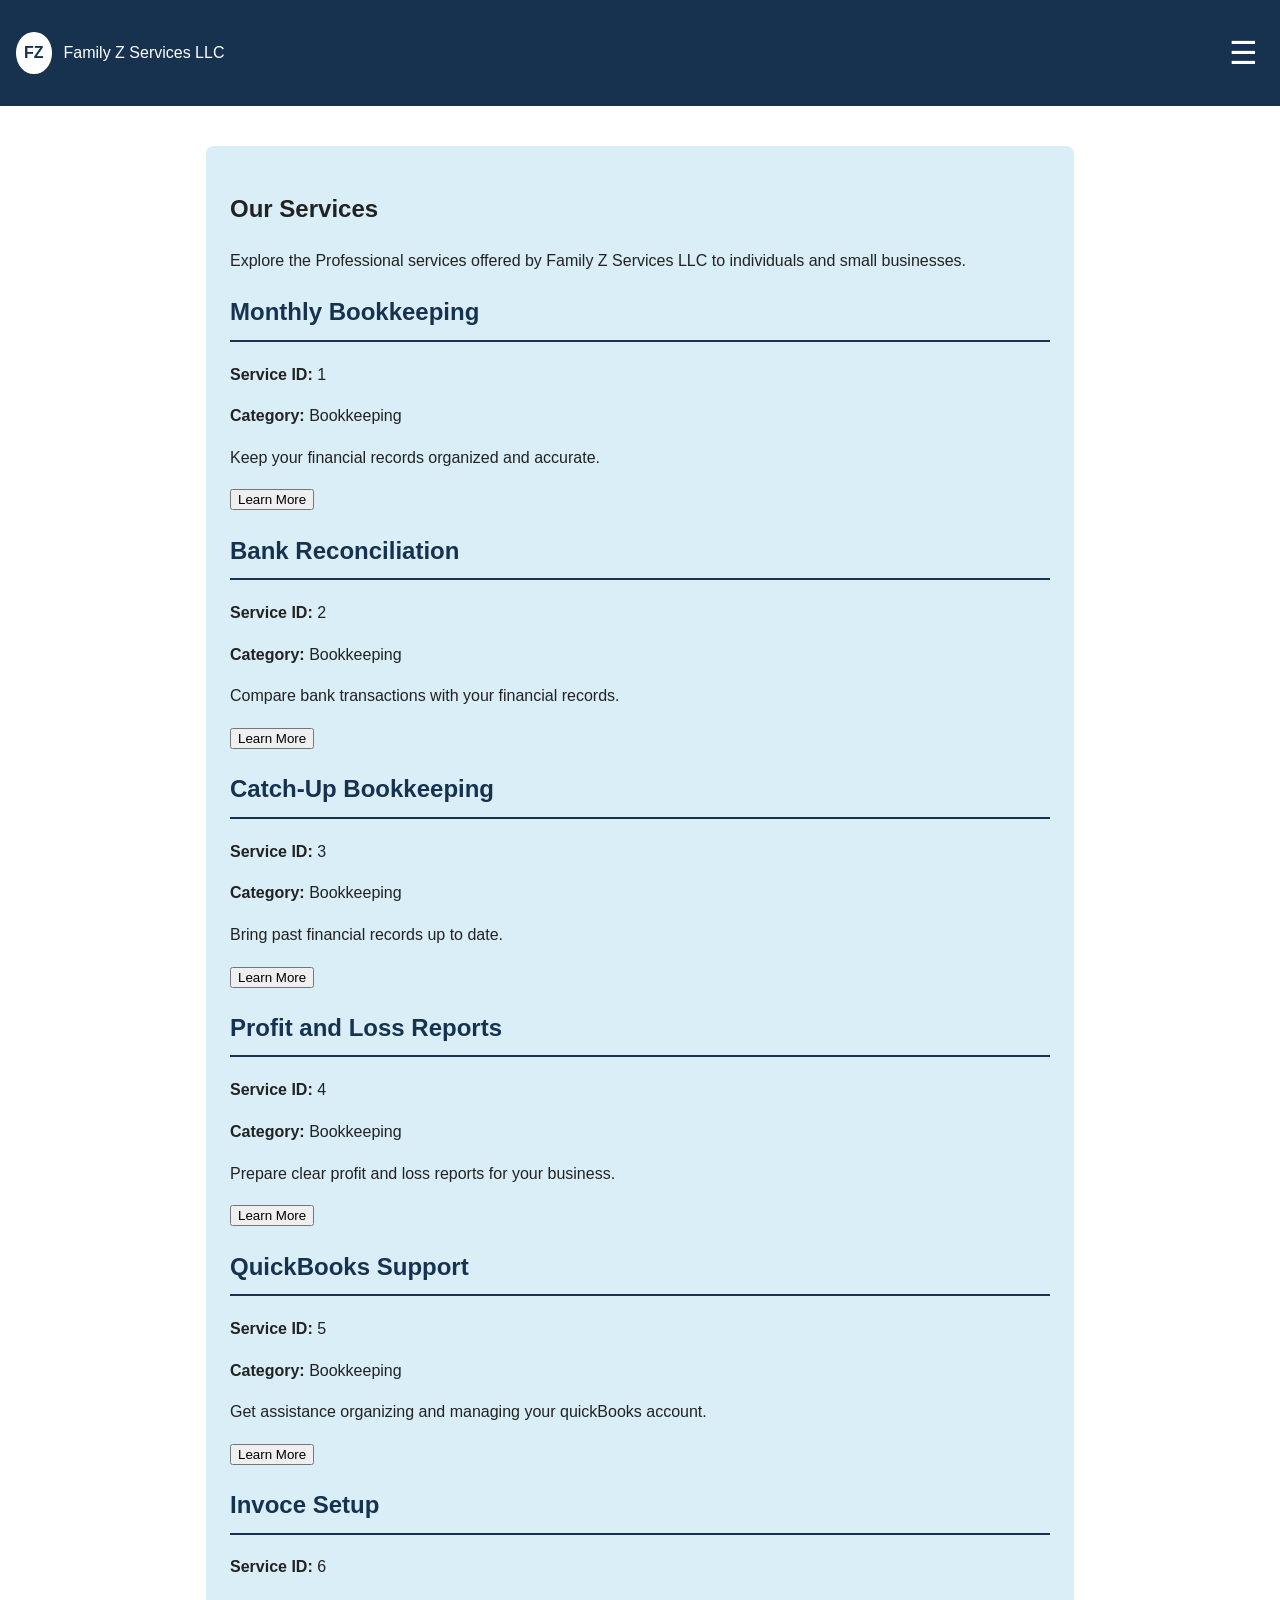
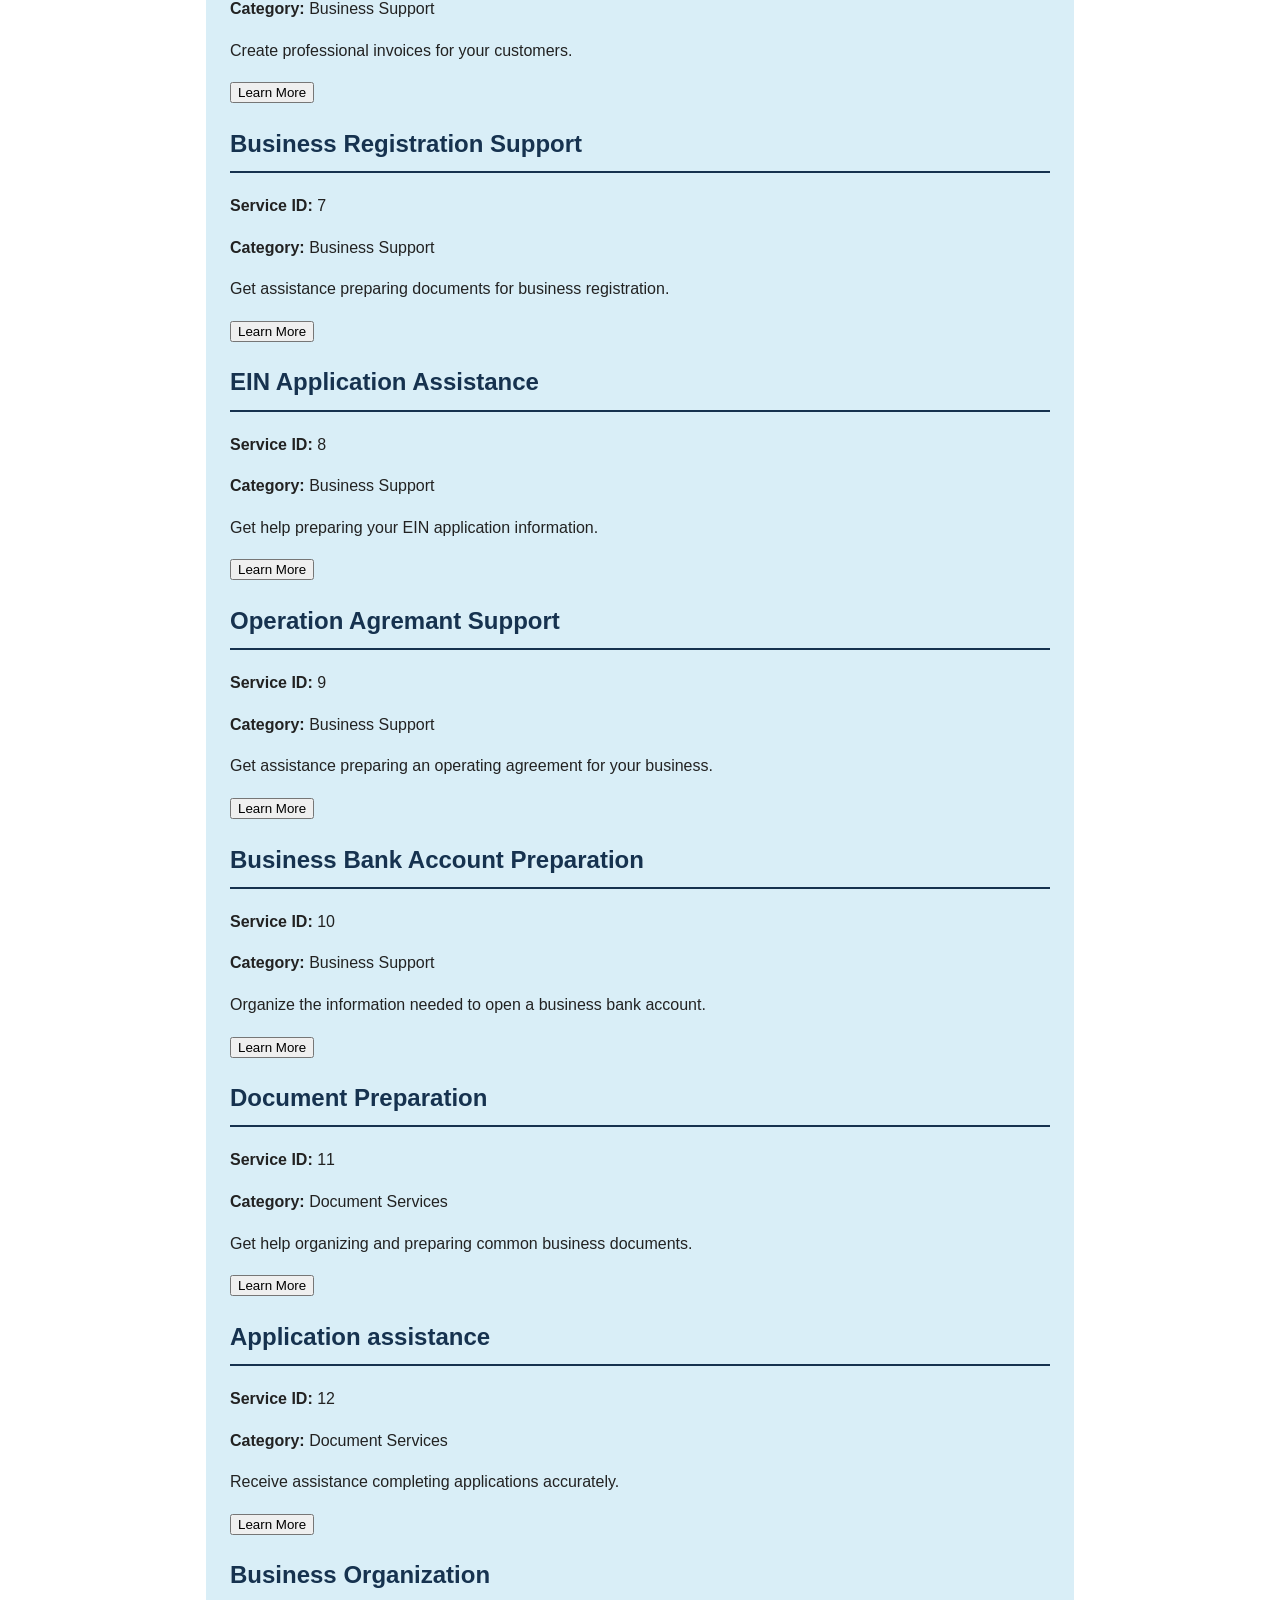
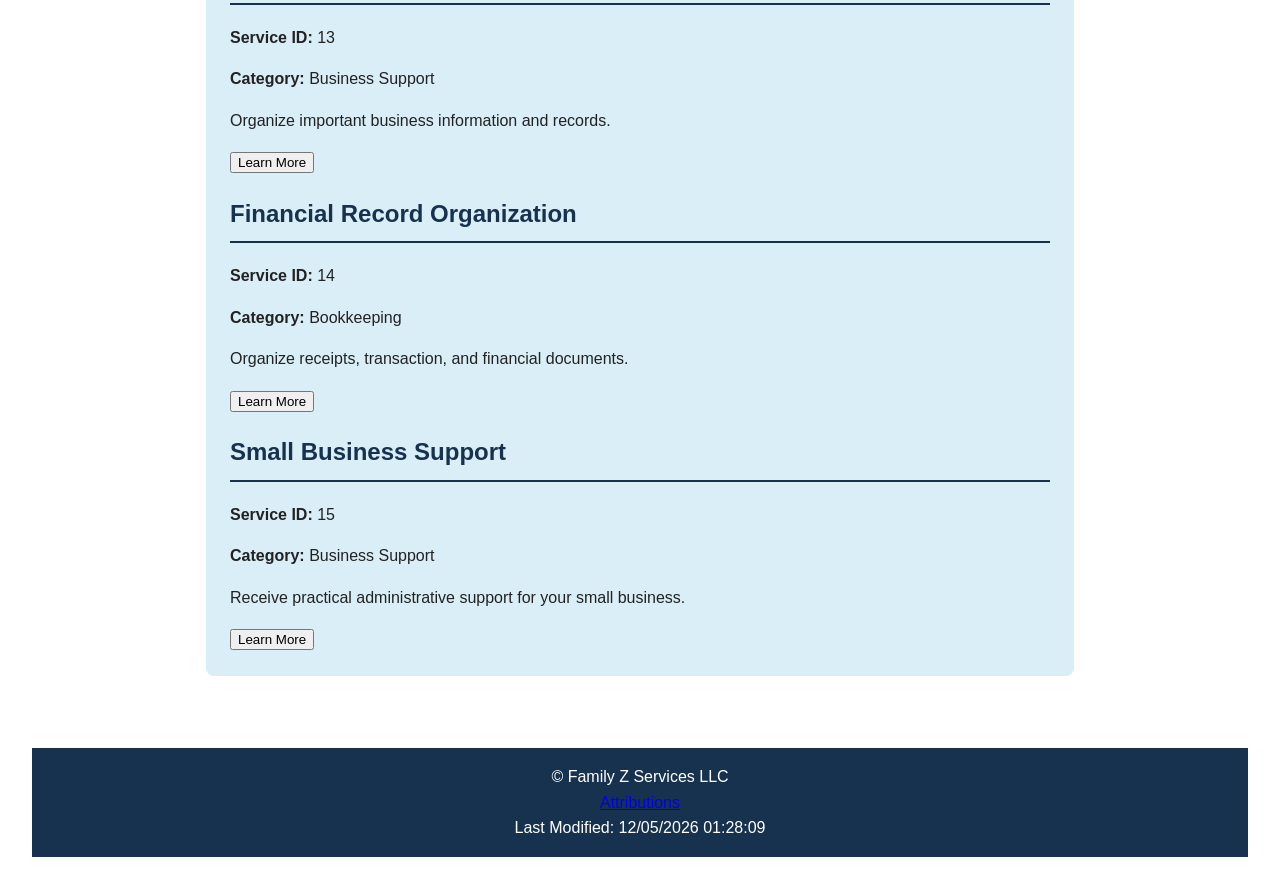
<file: project/services.html>
<!DOCTYPE html>
<html lang="en">
<head>
    <meta charset="UTF-8">
    <meta name="viewport" content="width=device-width, initial-scale=1.0">
    <meta name="description"
        content="Family Z Services LLC Provides bookkeeping and business support Services for individuals and small business.">
    <meta name="author" content="Kerlando Fucien">
    <meta property="og:title" content="Family Z Services LLC">
    <meta Property="og:description"
        content="Professional bookkeeping and business support made simple.">
    <meta property="og:type" content="website">

    <title>Family Z Services LLC | Home</title>
    <link rel="stylesheet" href="styles/project.css">
</head>
<body>
    <header>
        <div class="brand">
            <span class="logo">FZ</span>
            <span>Family Z Services LLC</span>
        </div>
        <button id="menu-button" aria-label="Open navigation menu">
            &#9776
        </button>
        <nav id="navigation">
            <a href="index.html">Home</a>
            <a href="services.html" class="active">Services</a>
            <a href="contact.html">Contact</a>
        </nav>
    </header>

    <main>
        <section class="services-page">
            <h1>Our Services</h1>
            <p>
                Explore the Professional services offered by Family Z Services LLC
                to individuals and small businesses.
            </p>
            <div id="services-container"></div>
        </section>
        <dialog id="service-modal">
            <button id="close-modal" type="button">Close</button>
            <div id="modal-content"></div>
        </dialog>
    </main>
    <footer>
        <p>
            &copy; <span id="currentyear"></span>
            Family Z Services LLC
        </p>
        <p>
            <a href="attributions.html">Attributions</a>
        </p>
        <p id="lastModified"></p>
    </footer>
    <script type="module" src="scripts/main.js"></script>
    <script type="module" src="scripts/services.js"></script>
</body>
</html>
</file>
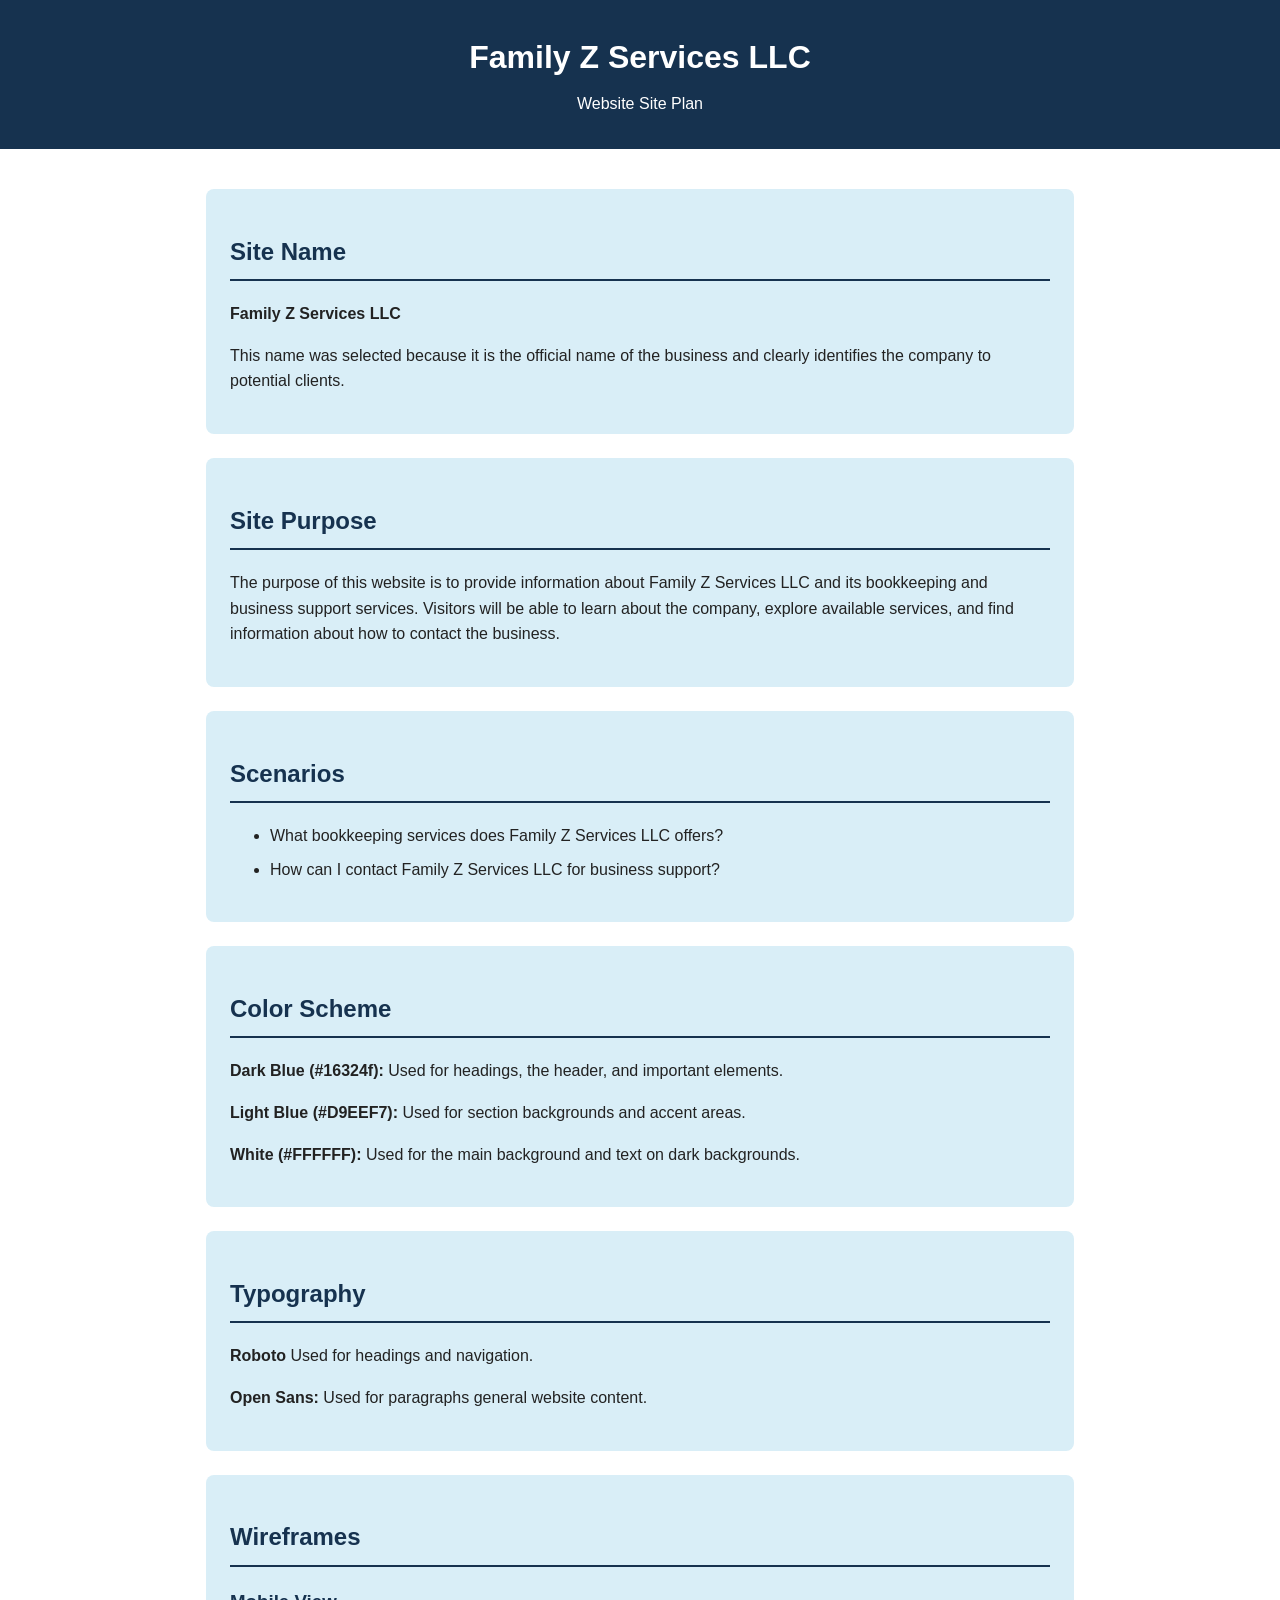
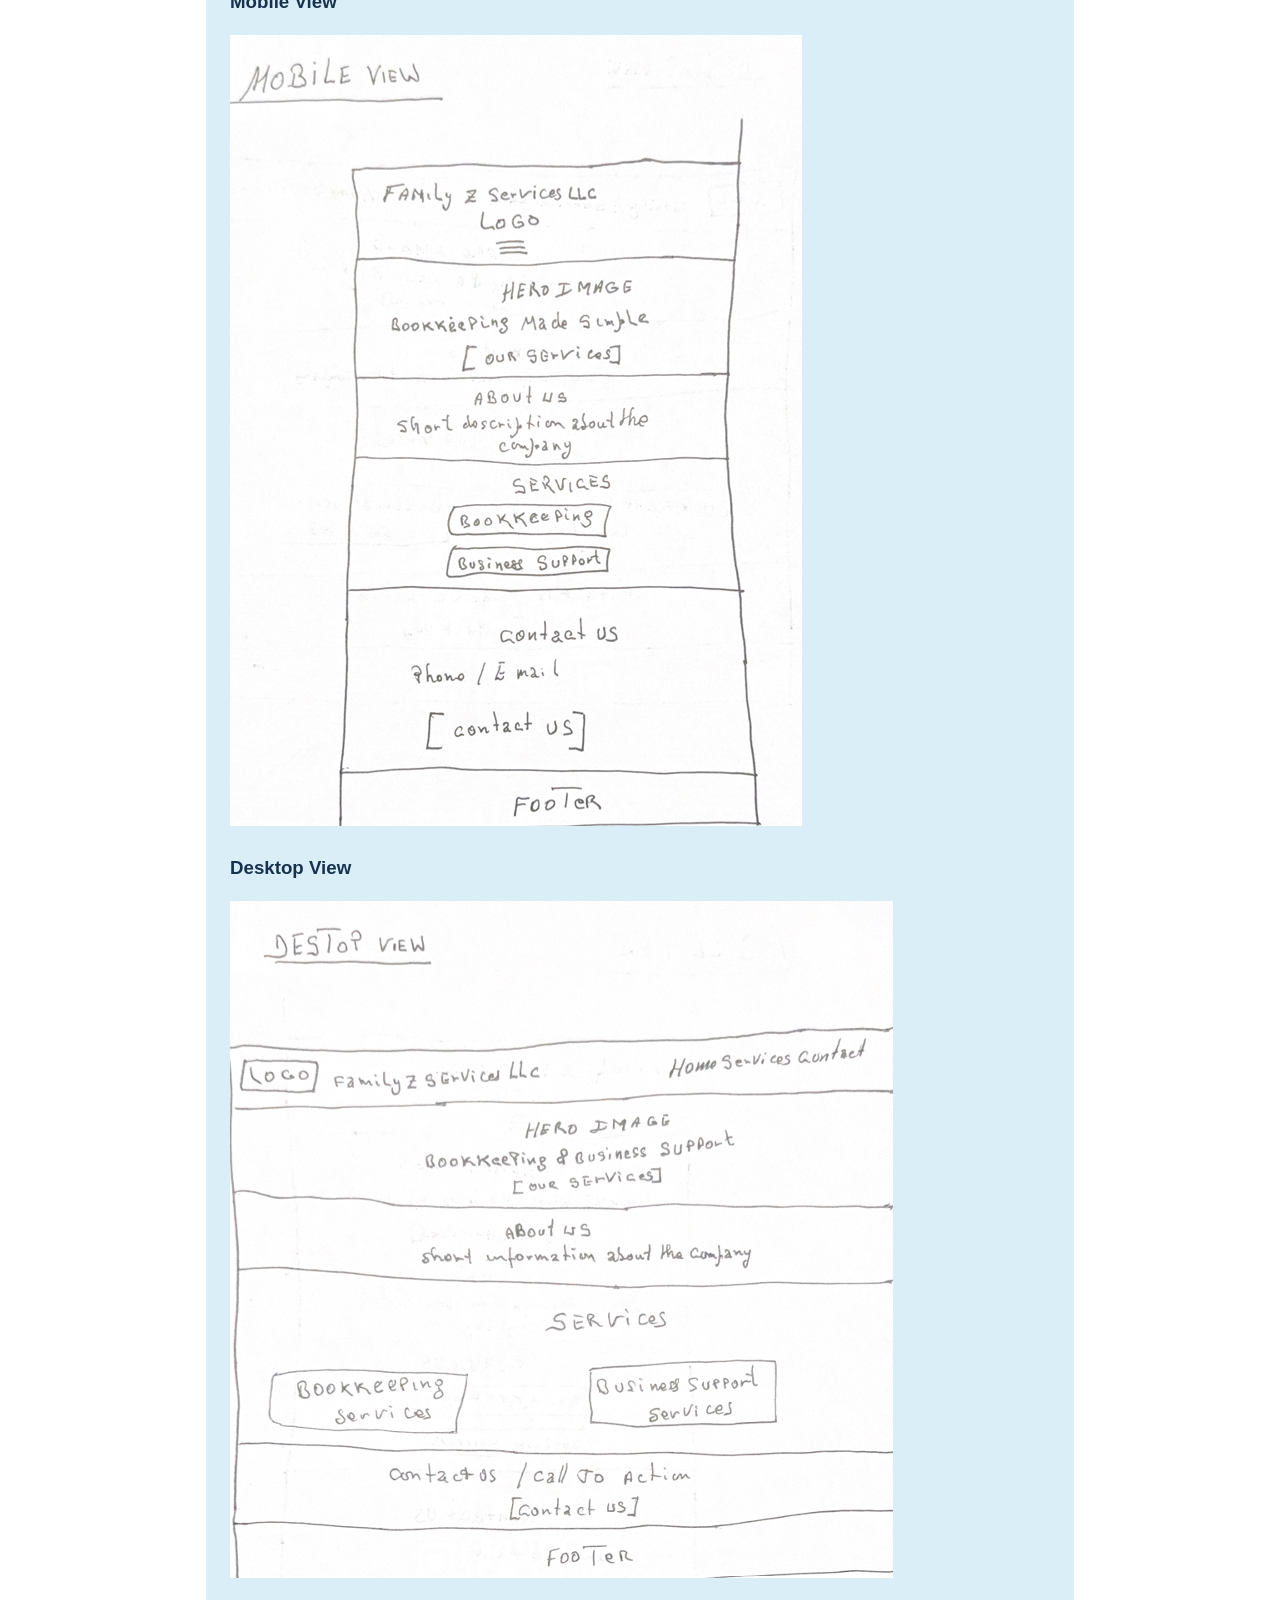
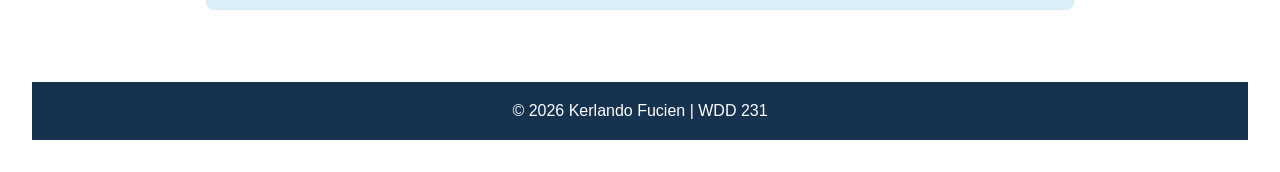
<file: project/siteplan.html>
<!DOCTYPE html>
<html lang="en">
<head>
    <meta charset="UTF-8">
    <meta name="viewport" content="width=device-width, initial-scale=1.0">
    <meta name="description" content="Site plan for the Family Z Service LLC website project">
    <meta name="author" content="Kerlando Fucien">

    <title>Family Z Services LLC | Site plan</title>
    <link rel="stylesheet" href="styles/siteplan.css">
</head>
<body>
    <header>
        <h1>Family Z Services LLC</h1>
        <p>Website Site Plan</p>
    </header>

    <main>
        <section>
            <h2>Site Name</h2>
            <p><strong>Family Z Services LLC</strong></p>
            <p>
                This name was selected because it is the official name of the
                business and clearly identifies the company to potential clients.
            </p>
        </section>

        <section>
            <h2>Site Purpose</h2>
            <p>
                The purpose of this website is to provide information about
                Family Z Services LLC and its bookkeeping and business support
                services. Visitors will be able to learn about the company,
                explore available services, and find information about how to
                contact the business.
            </p>
        </section>

        <section>
            <h2>Scenarios</h2>
            <ul>
                <li>What bookkeeping services does Family Z Services LLC offers?</li>
                <li>How can I contact Family Z Services LLC for business support?</li>
            </ul>
        </section>

        <section>
            <h2>Color Scheme</h2>
            <p>
                <strong>Dark Blue (#16324f):</strong>
                Used for headings, the header, and important elements.
            </p>

            <p>
                <strong>Light Blue (#D9EEF7):</strong>
                Used for section backgrounds and accent areas.
            </p>

            <p>
                <strong>White (#FFFFFF):</strong>
                Used for the main background and text on dark backgrounds.
            </p>
        </section>

        <section>
            <h2>Typography</h2>
            <p>
                <strong>Roboto</strong>
                Used for headings and navigation.
            </p>
            <p>
                <strong>Open Sans:</strong>
                Used for paragraphs general website content.
            </p>
        </section>

        <section>
            <h2>Wireframes</h2>
            <h3>Mobile View</h3>
            <img src="images/mobil-wireframe.png"
                 alt="Mobile Wireframe for Family Z Services LLC">

            <h3>Desktop View</h3>
            <img src="images/desktop-wireframe.png"
                 alt="Desktop Wireframe for Family Z Services LLC">
        </section>
    </main>
    <footer>
        <p>&copy; 2026 Kerlando Fucien | WDD 231</p>
    </footer>
</body>
</html>
</file>
<file: styles/small.css>
* {
    box-sizing: border-box;
}
body {
    margin: 0;
    font-family: Arial, sans-serif;
    line-height: 1.5;
    color: #222;
    background-color: #fff;
}
header {
    display: flex;
    align-items: center;
    gap: 1rem;
    padding: 1rem;
    background-color: #2f3e46;
    color: white;
}
header img {
    width: 50px;
    height: 50px;
}
header span {
    font-size: 1.2rem;
    font-weight: 700;
}
#menu {
    margin-left: auto;
    font-size: 1.8rem;
    background: none;
    border: none;
    color: white;
    cursor: pointer;
}
#menu.open::before {
    content: "⨯";
}
#menu::before {
    content: "≡";
}
nav {
    display: none;
    background-color: #354f52;
}
nav.open {
    display: flex;
    flex-direction: column;
}
nav a {
    display: block;
    padding: 0.8rem 1rem;
    color: white;
    text-decoration: none;
}
nav a:hover,
nav a.active {
    background-color: #52796f;
}
main {
    width: 95%;
    max-width: 1100px;
    margin: 0 auto;
    padding: 1rem;
}
h1 {
    margin-top: 0;
}
section {
    margin-bottom: 1.5rem;
    border: 1px solid #ccc;
}
section h2 {
    margin: 0;
    padding: 0.5rem;
    text-align: center;
    background-color: #2f3e46;
    color: white;
}
section p {
    padding: 1rem;
}
section img {
    display: block;
    width: 100%;
    max-width: 300px;
    height: auto;
    margin: 1rem auto;
}
#course-filters {
    display: grid;
    grid-template-columns: repeat(3, 1fr);
    gap: 0.5rem;
    padding: 1rem;
}
#course-filters button {
    padding: 0.7rem;
    font-weight: 700;
    cursor: pointer;
}
#course-list {
    display: grid;
    gap: 0.5rem;
    padding: 0 1rem 1rem;
}
#course-list div {
    padding: 0.7rem;
    text-align: center;
    border: 1px solid #777;
    background-color: #eee;
}
#course-list .completed {
    background-color: #cad2c5;
    font-weight: 700;
}
#total-credits {
    font-weight: 700;
}
footer {
    text-align: center;
    padding: 1rem;
    background-color: #2f3e46;
    color: white;
}
.social-links {
    display: flex;
    justify-content: center;
    align-items: center;
    gap: 1rem;
    margin: 1rem 0;
    margin-bottom: 0.75rem;
}
.social-links a {
    color: white;
    margin: 0 0.5rem;
}
.social-links img {
    width: 48px;
    height: 48px;
}
</file>
<file: styles/larger.css>
@media screen and (min-width: 768px) {
    #menu {
        display: none;
    }
    nav,
    nav.open {
        display: flex;
        flex-direction: row;
        width: 100%;
    }
    nav a {
        flex: 1;
        text-align: center;
    }
    main {
        display: grid;
        grid-template-columns: 2fr 1fr;
        gap: 1rem;
    }
    h1 {
        grid-column: 1 / 2;
    }
    main section:nth-of-type(1) {
        grid-column: 1 / 2;
    }
    main section:nth-of-type(2) {
        grid-column: 2 / 3;
    }
    main section:nth-of-type(3) {
        grid-column: 1 / 3;
    }
    #course-list {
        grid-template-columns: repeat(3, 1fr);
    } 
}
</file>
<file: chamber/styles/small.css>
* {
    box-sizing: border-box;
}
body {
    margin: 0;
    color: #222;
    font-family: "Roboto", sans-serif;
}
header {
    background-color: #0b4f6c;
    color: white;
    padding: 1rem;
}
.site-brand {
    display: flex;
    align-items: center;
    gap: 10px;
}
.site-brand img {
    width: 60px;
    height: 60px;
    object-fit: contain;
}
#menu {
    display: block;
    font-size: 2rem;
    background: none;
    border: none;
    color: white;
    cursor: pointer;
}
#navigation {
    display: none;
}
#navigation.open {
    display: flex;
}
nav{
    display: flex;
    flex-direction: column;
    gap: 10px;
    margin-top: 10px;
}
nav a {
    color: white;
    text-decoration: none;
}
main {
    max-width: 1100px;
    margin: 0 auto;
    padding: 1rem;
}
.hero {
    position: relative;
    width: 100%;
}
.hero img {
    display: block;
    width: 100%;
    height: auto;
}
.hero .cta {
    position: absolute;
    bottom: 20px;
    left: 50%;
    transform: translateX(-50%);
    padding: 12px 20px;
    background-color: #005f8f;
    color: white;
    text-decoration: none;
    border-radius: 5px;
    font-weight: bold;
}
h1 {
    text-align: center;
}
.view-buttons button {
    padding: 8px 14px;
    margin: 4px;
    cursor: pointer;
}
/* GRID VIEW */
#members.grid {
    display: grid;
    grid-template-columns: 1fr;
    gap: 1rem;
}
#members.grid section {
    border: 1px solid #ccc;
    padding: 1rem;
    text-align: center;
    box-shadow: 0 2px 6px #aaa;
}
#members.grid img {
    width: 150px;
    height: 100px;
    object-fit: contain;
}
/* LIST VIEW */
#members.list {
    flex-direction: column;
    display: block;
}
#members.list a {
    overflow-wrap: anywhere;
}
footer {
    background-color: #0b4f6c;
    color: white;
    padding: 1rem;
    text-align: center;
    margin-top: 2rem;
}
#members.list section {
    display: grid;
    grid-template-columns: 2fr 1fr 1fr 2fr;
    align-items: center;
    padding: 1rem;
    margin: 0;
}
#members.list section img {
    display: none;
}
#members.list section:nth-child(even) {
    background-color: #e8f4f8;
}
#spotlights-cards .membership {
    display: block;
    width: fit-content;
    margin: 12px auto ;
    padding: 12px 20px;
    background-color: #005f8f;
    color: white;
    border-radius: 5px;
    font-weight: bold;
}
#spotlights-cards a {
    display: block;
    margin-top: 10px;
    margin-bottom: 10px;
}
#spotlights-cards section {
    text-align: center;
    padding: 1rem;
    margin-bottom: 1rem;
}
#spotlights-cards img{
    width: 150px;
    height: 100px;
    object-fit: contain;
}
.spotlights h2 {
    text-align: center;
}
/* Join Page */
.join-container {
    padding: 1rem;
}
.join-container form {
    display: flex;
    flex-direction: column;
    gap: 1rem;
}
.join-container label {
    display: block;
    font-weight: 600;
}
.join-container input,
.join-container select,
.join-container textarea {
    display: block;
    width: 100%;
    padding: 0.75rem;
    margin-top: 0.3rem;
    box-sizing: border-box;
}
.join-container textarea {
    min-height: 100px;
}
.join-container input[type="submit"] {
    background-color: #087ea4;
    color: white;
    border: none;
    padding: 1rem;
    font-weight: bold;
    cursor: pointer;
}
.membership-cards {
    margin-top: 2rem;
}
.membership-card {
    border: 1px solid #ccc;
    border-radius: 10px;
    padding: 1rem;
    margin: 1rem 0;
    text-align: center;
    animation: fadeIn 1s ease-in-out;
}
.membership-card button {
    padding: 0.6rem 1rem;
    cursor: pointer;
}
@keyframes fadeIn {
    from {
        opacity: 0;
        transform: translateY(20px)
    }
    to {
        opacity: 1;
        transform: translateY(0);
    }
}
dialog {
    border: 1px solid #ccc;
    border-radius: 10px;
    padding: 1.5rem;
    max-width: 400px;
}
dialog::backdrop {
    background-color: rgba(0, 0, 0, 0.5);
}
dialog button {
    padding: 0.6rem 1rem;
    cursor: pointer;
    margin-top: 1rem;
}
/* Discover PAGE */
.discover-main {
    max-width: 1100px;
    margin: 0 auto;
    padding: 1rem;
}
.discover-main h1 {
    text-align: center;
}
#visit-message {
    padding: 1rem;
    margin-bottom: 1rem;
    background-color: #f4f4f4;
    border-left: 5px solid #0b4f6c;
}
.discover-grid {
    display: grid;
    grid-template-columns: 1fr;
    gap: 1rem;
}
.place-card {
    border: 1px solid #ccc;
    border-radius: 8px;
    padding: 1rem;
    background-color: white;
    box-shadow: 0 2px 6px #aaa;
}
.place-card img {
    width: 100%;
    height: auto;
    display: block;
    border-radius: 6px;
}
.place-card button {
    padding: 0.6rem 1rem;
    background-color: #0b4f6c;
    color: white;
    border: none;
    border-radius: 5px;
    cursor: pointer;
}
</file>
<file: chamber/styles/larger.css>
@media screen and (min-width: 768px) {
    header {
        display: flex;
        align-items: center;
        justify-content: space-between;
        padding: 1rem 2rem;
    }
    #navigation {
        display: flex;
        flex-direction: row;
        justify-content: flex-end;
        align-items: center;
        gap: 0;
    }
    nav {
        display: flex;
        gap: 1.5rem;
    }
    #menu {
        display: none;
    }
    #navigation a {
        display: block;
        padding: 1rem 1.5rem;
        text-decoration: none;
    }
    nav a.active {
        font-weight: bold;
        text-decoration: underline;
    }
    main {
        max-width: 1200px;
        margin: 0 auto;
        padding: 1rem;
    }
    .hero {
        position: relative;
        width: 100%;
    }
    .hero img {
        display: block;
        max-width: 100%;
        height: auto;
    }
    .hero a {
        display: block;
        margin-top: 10px;
    }
    #members.grid {
        display: grid;
        grid-template-columns: repeat(3, 1fr);
        gap: 1rem;
    }
    #members.grid section {
        text-align: center;
    }
    #members.grid img {
        width: 150px;
        height: 100px;
        object-fit: contain;
    }
    .home-info {
        display: grid;
        grid-template-columns: 2fr 1fr;
        gap: 1rem;
    }
    .spotlights {
        grid-column: 1 / -1;
    }
    #spotlights-cards {
        display: grid;
        grid-template-columns: repeat(3, 1fr);
        gap: 1rem;
    }
    #spotlights-cards section {
        text-align: center;
        padding: 1rem;
    }
    #spotlights-cards img {
        width: 150px;
        height: 100px;
        object-fit: contain;
    }
    /* Join Page - Large Screen */
    .join-container {
        display: grid;
        grid-template-columns: 2fr 1fr;
        gap: 2rem;
        align-items: start;
    }
    .membership-cards {
        margin-top: 0;
    }
    .membership-card {
        margin-bottom: 1rem;
    }
    /* Discover Page - Large Screen */
    .discover-grid {
        display: grid;
        grid-template-columns: repeat(2, 1fr);
        gap: 1.5rem;
    }
    .discover-main {
        max-width: 1200px;
        margin: 0 auto;
        padding: 1rem;
        max-width: 1200px;
        margin: 2rem auto;
    }
    #discover-cards {
        display: grid;
        grid-template-columns: repeat(2, 1fr);
        gap: 2rem;
    }
    #discover-cards section {
        padding: 1rem;
        border: 1px solid #ccc;
        border-radius: 10px;
        box-shadow: 0 2px 8px rgba(0, 0, 0, 0.15);
        background-color: white;
    }
    .place-card {
        display: grid;
        grid-template-areas:
            "name name"
            "image description"
            "image address"
            "image button";
        grid-template-columns: 1fr;
        gap: 0.75rem 1rem;
        align-items: center;
        padding: 1rem;
    }
    .discover-card h2 {
        grid-area: title;
    }
    #discover-cards figure {
        margin: 0;
    }
    #discover-cards address {
        grid-area: address;
    }
    #discover-cards p {
        grid-area: description;
    }
    #discover-cards button {
        padding: 0.6rem 1rem;
        margin-top: 0.5rem;
        cursor: pointer;
    }
    #discover-cards
    .place-card h2 {
        grid-area: name;
    }
    #discover-cards img {
        width: 100%;
        height: 250px;
        object-fit: cover;
        display: block;
        border-radius: 8px;
    }
    .place-cards figure {
        grid-area: image;
        margin: 0;
    }
    .place-cards img {
        width: 300px;
        height: 200px;
        object-fit: cover;
    }
    .place-cards p {
        grid-area: description;
    }
    .place-cards address {
        grid-area: address;
    }
    .place-cards button {
        grid-area: button;
        justify-self: start;
    }
    .place-cards img:hover {
        transform: scale(1.05);
        transition: transform 0.3s ease;
    }

}
</file>
<file: project/styles/project.css>
* {
    box-sizing: border-box;
}
body {
    margin: 0;
    font-family: "Open Sans", sans-serif;
    background-color: #ffffff;
    color: #222222;
    line-height: 1.6;
}
header {
    background-color: #16324f;
    color: #ffffff;
    text-align: center;
    padding: 2rem 1rem;
}
header h1 {
    font-family: "Roboto", sans-serif;
    margin: 0;
}
header p {
    margin: 0.5rem 0 0;
}
main {
    max-width: 900px;
    margin: 0 auto;
    padding: 1rem;
}
section{
    background-color: #d9eef7;
    margin: 1.5rem 0;
    padding: 1.5rem;
    border-radius: 8px;
}
h2,
h3 {
    font-family: "Roboto", sans-serif;
    color: #16324f;
}
h2 {
    border-bottom: 2px solid #16324f;
    padding-bottom: 0.5rem;
}
li {
    margin-bottom: 0.5rem;
}
footer {
    background-color: #16324f;
    color: #ffffff;
    text-align: center;
    padding: 1rem;
    margin: 2rem;
}
footer p {
    margin: 0;
}

/* Navigation and Brand */
header {
    display: flex;
    justify-content: space-between;
    align-items: center;
    flex-wrap: wrap;
}
.brand {
    display: flex;
    align-items: center;
    gap: 0.75rem;
}
.logo {
    background-color: #ffffff;
    color: #16324f;
    font-weight: bold;
    padding: 0.5rem;
    border-radius: 50%;
}
#menu-button {
    background: none;
    border: none;
    color: #ffffff;
    font-size: 2rem;
    cursor: pointer;
}
#navigation {
    display: none;
    width: 100%;
}#navigation.open {
    display: flex;
}
#navigation a {
    color: #ffffff;
    text-decoration: none;
    padding: 0.75rem;
}
#navigation a:hover,
#navigation a.active {
    background-color: #d9eef7;
    color: #16324f;
}
.contact-section {
    max-width: 700px;
    margin: 2rem auto;
    padding: 2rem;
    background-color: #e8f4f8;
    border-radius: 8px;
}
.contact-section form {
    display: grid;
    gap: 1rem;
    margin-top: 1.5rem;
}
.contact-section label {
    display: grid;
    gap: 0.4rem;
    font-weight: 600;
}
.contact-section input,
.contact-section select,
.contact-section textarea {
    width: 100%;
    padding: 0.75rem;
    box-sizing: border-box;
    font: inherit;
}
.contact-section textarea {
    resize: vertical;
}
.contact-section button {
    padding: 0.8rem 1.2rem;
    cursor: pointer;
    font: inherit;
}
</file>
<file: project/styles/larger.css>
@media screen and (min-width: 768px) {
    #menu-button {
        display: none;
    }
    #navigation {
        display: flex;
        justify-content: center;
        gap: 2rem;
    }
    mai {
        max-width: 1200px;
        margin: 0 auto;
    }
}
</file>
<file: project/styles/siteplan.css>
* {
    box-sizing: border-box;
}
body {
    margin: 0;
    font-family: "Open Sans", sans-serif;
    background-color: #ffffff;
    color: #222222;
    line-height: 1.6;
}
header {
    background-color: #16324f;
    color: #ffffff;
    text-align: center;
    padding: 2rem 1rem;
}
header h1 {
    font-family: "Roboto", sans-serif;
    margin: 0;
}
header p {
    margin: 0.5rem 0 0;
}
main {
    max-width: 900px;
    margin: 0 auto;
    padding: 1rem;
}
section{
    background-color: #d9eef7;
    margin: 1.5rem 0;
    padding: 1.5rem;
    border-radius: 8px;
}
h2,
h3 {
    font-family: "Roboto", sans-serif;
    color: #16324f;
}
h2 {
    border-bottom: 2px solid #16324f;
    padding-bottom: 0.5rem;
}
li {
    margin-bottom: 0.5rem;
}
footer {
    background-color: #16324f;
    color: #ffffff;
    text-align: center;
    padding: 1rem;
    margin: 2rem;
}
footer p {
    margin: 0;
}
</file>
